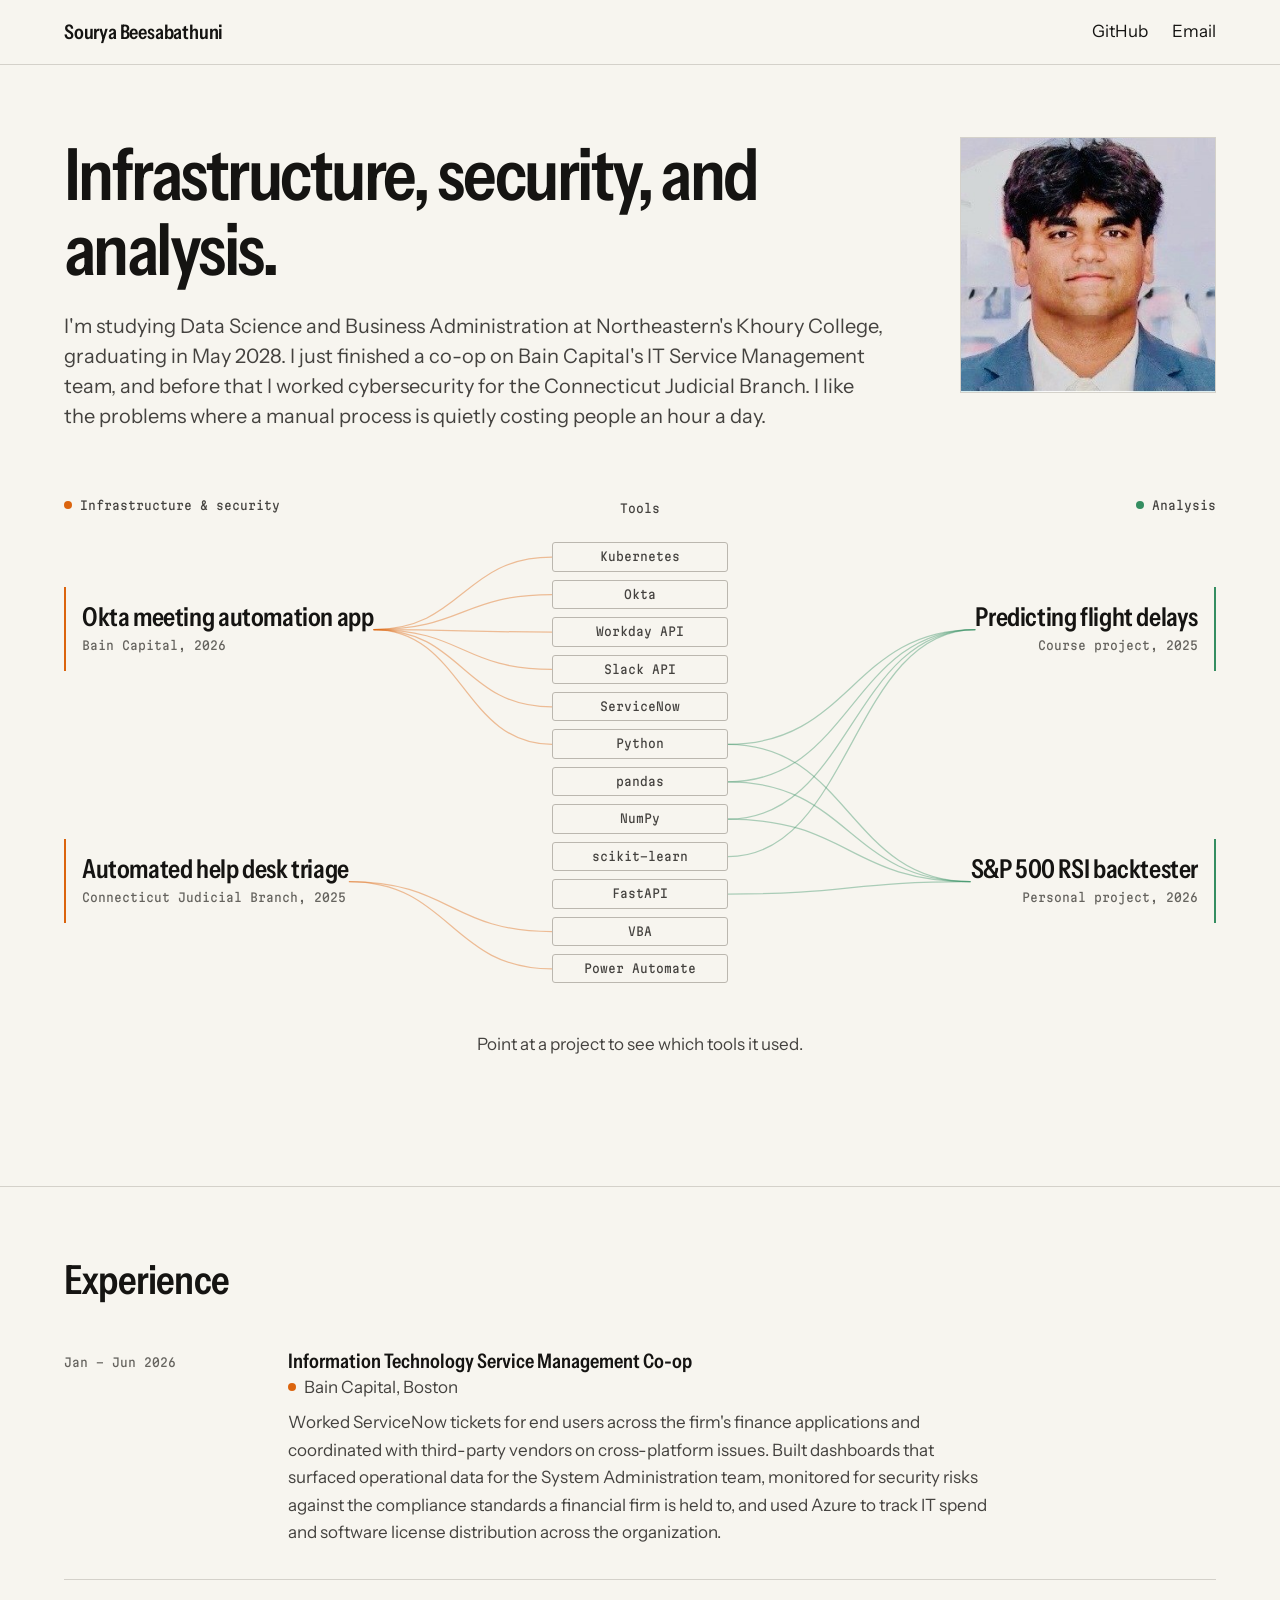
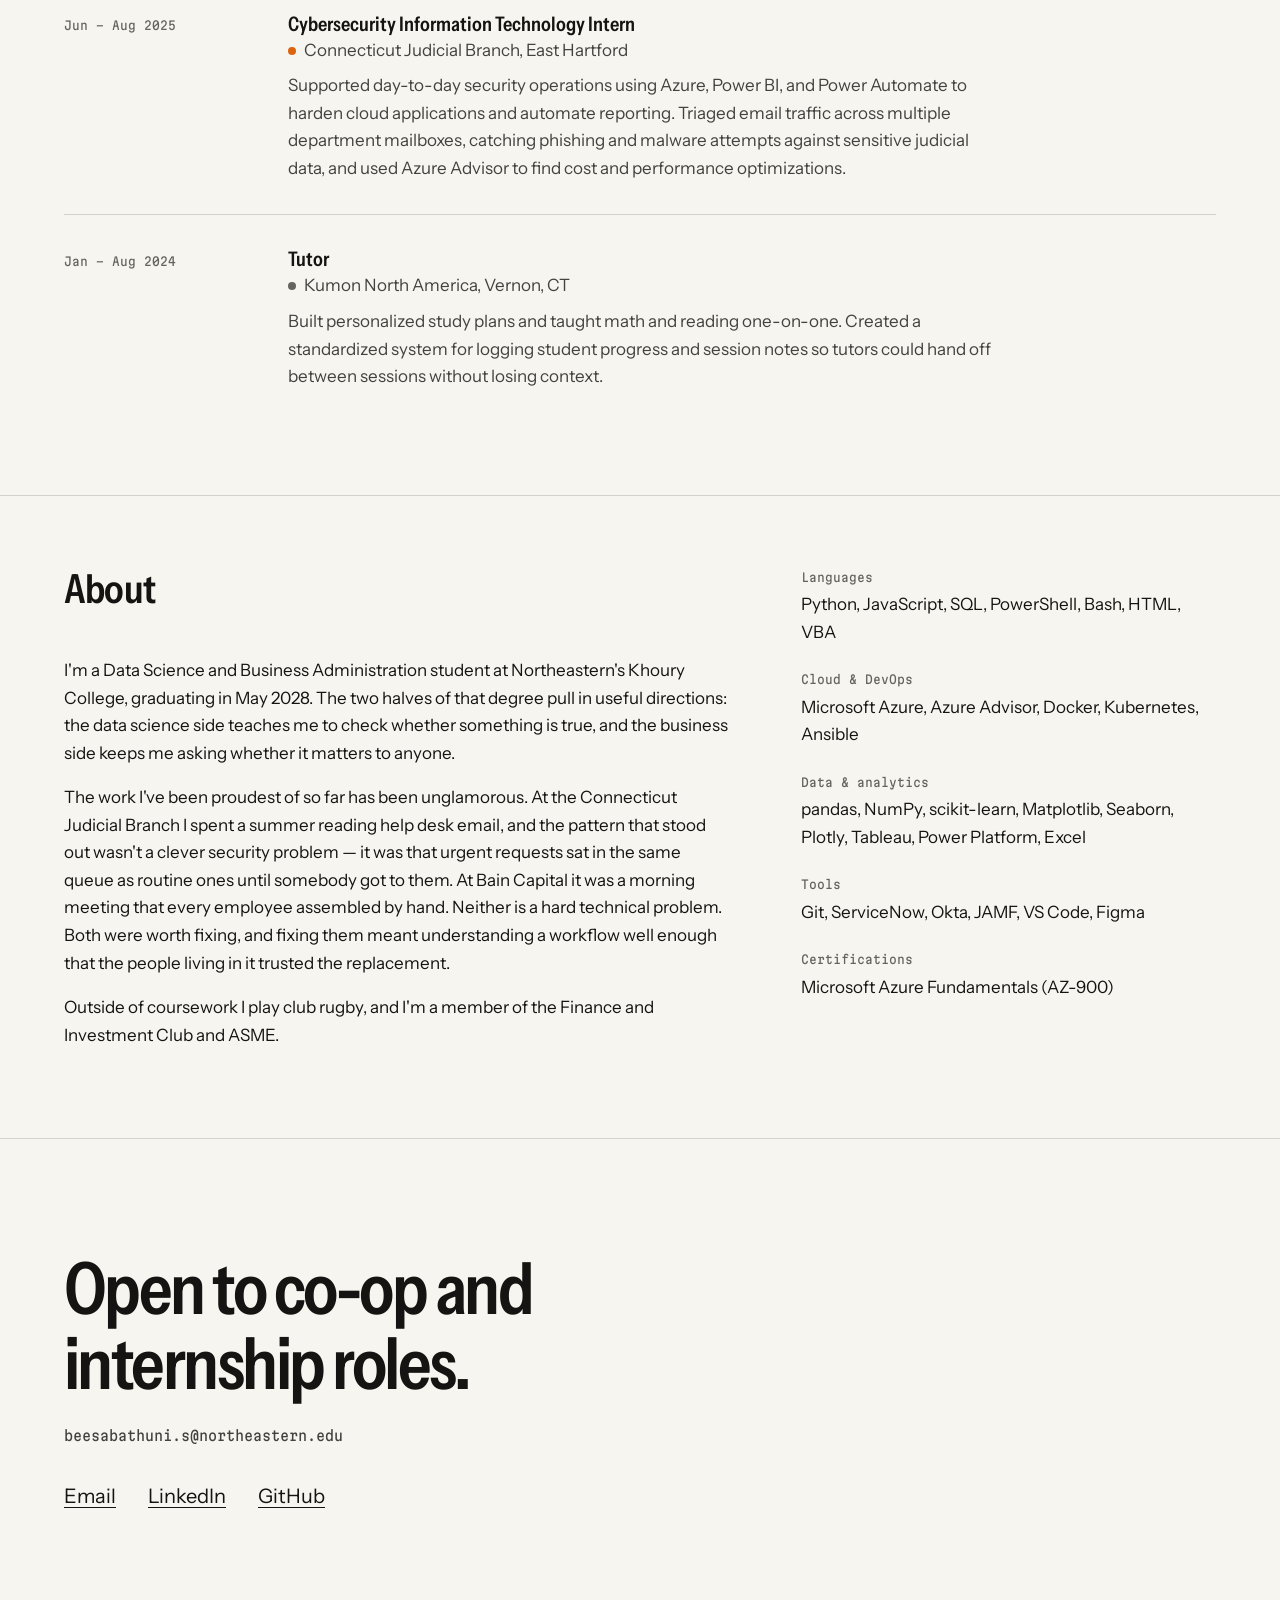
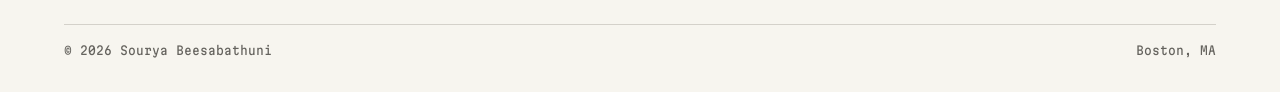
<file: index.html>
<!DOCTYPE html>
<html lang="en">
<head>
  <meta charset="UTF-8">
  <meta name="viewport" content="width=device-width, initial-scale=1.0">
  <title>Sourya Beesabathuni | Data Science &amp; Business</title>
  <meta name="description" content="Portfolio of Sourya Beesabathuni, Data Science and Business Administration student at Northeastern University and former IT Service Management co-op at Bain Capital.">
  <link rel="canonical" href="https://souryavb.github.io/">
  <meta property="og:type" content="website">
  <meta property="og:url" content="https://souryavb.github.io/">
  <meta property="og:title" content="Sourya Beesabathuni">
  <meta property="og:description" content="Data Science and Business student at Northeastern. Infrastructure and security work at Bain Capital and the Connecticut Judicial Branch; analysis projects in Python.">
  <meta name="twitter:card" content="summary">
  <meta name="theme-color" content="#f8f5ef">
  <link rel="preconnect" href="https://fonts.googleapis.com">
  <link rel="preconnect" href="https://fonts.gstatic.com" crossorigin>
  <link href="https://fonts.googleapis.com/css2?family=Instrument+Sans:wdth,wght@75..100,400..700&family=Martian+Mono:wdth,wght@75..112.5,400..500&display=swap" rel="stylesheet">
  <link rel="stylesheet" href="css/tokens.css">
  <link rel="stylesheet" href="css/style.css">
  <script type="application/ld+json">
  {
    "@context": "https://schema.org",
    "@type": "Person",
    "name": "Sourya Beesabathuni",
    "url": "https://souryavb.github.io/",
    "email": "mailto:beesabathuni.s@northeastern.edu",
    "affiliation": { "@type": "CollegeOrUniversity", "name": "Northeastern University" },
    "knowsAbout": ["Data science", "Python", "Microsoft Azure", "IT service management", "Cybersecurity"],
    "sameAs": ["https://www.linkedin.com/in/souryavb", "https://github.com/souryavb"]
  }
  </script>
</head>
<body>
  <a class="skip" href="#main">Skip to content</a>

  <header class="top">
    <div class="wrap">
      <a class="wordmark" href="index.html" aria-current="page">Sourya Beesabathuni</a>
      <nav class="top-links" aria-label="Contact">
        <a class="top-links__extra" href="https://github.com/souryavb" target="_blank" rel="noopener">GitHub</a>
        <a href="mailto:beesabathuni.s@northeastern.edu">Email</a>
      </nav>
    </div>
  </header>

  <main id="main">
    <section class="intro">
      <div class="wrap intro__grid">
        <figure class="portrait">
          <img src="assets/img/headshot.jpg" width="296" height="297"
               alt="Portrait of Sourya Beesabathuni">
        </figure>
        <h1>Infrastructure, security, and analysis.</h1>
        <p class="lede">
          I'm studying Data Science and Business Administration at Northeastern's Khoury College,
          graduating in May 2028. I just finished a co-op on Bain Capital's IT Service Management
          team, and before that I worked cybersecurity for the Connecticut Judicial Branch. I like
          the problems where a manual process is quietly costing people an hour a day.
        </p>
      </div>
    </section>

    <!-- The work map. Without JS (or on narrow screens) this is two plain lists of
         projects. main.js measures the layout on wide screens and draws a line from
         each project to the tools it used. To add a project: add an <li> to a lane,
         list its tool ids in data-tools, and make sure each id exists in .tools. -->
    <section class="map" id="projects" aria-labelledby="projects-h">
      <div class="wrap">
        <h2 class="sr-only" id="projects-h">Projects</h2>
        <div class="map__grid">
          <div class="lane lane--infra">
            <h3 class="lane__head"><span class="dot infra" aria-hidden="true"></span>Infrastructure &amp; security</h3>
            <ul class="lane__nodes">
              <li>
                <a class="node" href="projects/okta-meeting-app.html" data-lane="infra" data-tools="kubernetes okta workday slack servicenow python">
                  <span class="node__title">Okta meeting automation app</span>
                  <span class="node__meta mono">Bain Capital, 2026</span>
                  <span class="node__summary">An internal app on Kubernetes that pulls schedules from Workday, syncs ticket state from ServiceNow, and posts the morning meeting to Slack. Rolled out firmwide.</span>
                  <span class="node__tools mono">Python, Kubernetes, Okta, Workday API, Slack API, ServiceNow</span>
                </a>
              </li>
              <li>
                <a class="node" href="projects/helpdesk-triage.html" data-lane="infra" data-tools="vba powerautomate">
                  <span class="node__title">Automated help desk triage</span>
                  <span class="node__meta mono">Connecticut Judicial Branch, 2025</span>
                  <span class="node__summary">A VBA and Power Automate workflow that flags and routes help desk email by keyword and sender, so urgent security requests stop waiting behind routine ones.</span>
                  <span class="node__tools mono">VBA, Power Automate, Outlook</span>
                </a>
              </li>
            </ul>
          </div>

          <ul class="tools mono" aria-hidden="true">
            <li class="lane__head">Tools</li>
            <li><span class="tool" data-tool="kubernetes">Kubernetes</span></li>
            <li><span class="tool" data-tool="okta">Okta</span></li>
            <li><span class="tool" data-tool="workday">Workday API</span></li>
            <li><span class="tool" data-tool="slack">Slack API</span></li>
            <li><span class="tool" data-tool="servicenow">ServiceNow</span></li>
            <li><span class="tool" data-tool="python">Python</span></li>
            <li><span class="tool" data-tool="pandas">pandas</span></li>
            <li><span class="tool" data-tool="numpy">NumPy</span></li>
            <li><span class="tool" data-tool="sklearn">scikit-learn</span></li>
            <li><span class="tool" data-tool="fastapi">FastAPI</span></li>
            <li><span class="tool" data-tool="vba">VBA</span></li>
            <li><span class="tool" data-tool="powerautomate">Power Automate</span></li>
          </ul>

          <div class="lane lane--analysis">
            <h3 class="lane__head"><span class="dot analysis" aria-hidden="true"></span>Analysis</h3>
            <ul class="lane__nodes">
              <li>
                <a class="node" href="projects/flight-delay-prediction.html" data-lane="analysis" data-tools="python numpy pandas sklearn">
                  <span class="node__title">Predicting flight delays</span>
                  <span class="node__meta mono">Course project, 2025</span>
                  <span class="node__summary">An end-to-end ML pipeline for departure delays at five major U.S. airports, with linear regression implemented from scratch in NumPy and the model's own limits diagnosed honestly.</span>
                  <span class="node__tools mono">Python, NumPy, pandas, scikit-learn, Seaborn</span>
                </a>
              </li>
              <li>
                <a class="node" href="projects/sp500-rsi-trader.html" data-lane="analysis" data-tools="python pandas numpy fastapi">
                  <span class="node__title">S&amp;P 500 RSI backtester</span>
                  <span class="node__meta mono">Personal project, 2026</span>
                  <span class="node__summary">A backtesting engine that trades RSI extremes on the S&amp;P 500 and scores the result against buy-and-hold, served through a FastAPI dashboard.</span>
                  <span class="node__tools mono">Python, pandas, NumPy, FastAPI, yfinance</span>
                </a>
              </li>
            </ul>
          </div>
        </div>
        <p class="map__readout" aria-hidden="true" data-default="Point at a project to see which tools it used.">Point at a project to see which tools it used.</p>
      </div>
      <svg class="map__wires" aria-hidden="true" focusable="false"></svg>
    </section>

    <section class="section" id="experience">
      <div class="wrap">
        <h2>Experience</h2>
        <ol class="ledger">
          <li>
            <span class="when mono">Jan – Jun 2026</span>
            <div>
              <div class="role">Information Technology Service Management Co-op</div>
              <div class="org"><span class="dot infra" aria-hidden="true"></span>Bain Capital, Boston</div>
              <p>
                Worked ServiceNow tickets for end users across the firm's finance applications and
                coordinated with third-party vendors on cross-platform issues. Built dashboards that
                surfaced operational data for the System Administration team, monitored for security
                risks against the compliance standards a financial firm is held to, and used Azure to
                track IT spend and software license distribution across the organization.
              </p>
            </div>
          </li>
          <li>
            <span class="when mono">Jun – Aug 2025</span>
            <div>
              <div class="role">Cybersecurity Information Technology Intern</div>
              <div class="org"><span class="dot infra" aria-hidden="true"></span>Connecticut Judicial Branch, East Hartford</div>
              <p>
                Supported day-to-day security operations using Azure, Power BI, and Power Automate to
                harden cloud applications and automate reporting. Triaged email traffic across multiple
                department mailboxes, catching phishing and malware attempts against sensitive judicial
                data, and used Azure Advisor to find cost and performance optimizations.
              </p>
            </div>
          </li>
          <li>
            <span class="when mono">Jan – Aug 2024</span>
            <div>
              <div class="role">Tutor</div>
              <div class="org"><span class="dot" aria-hidden="true"></span>Kumon North America, Vernon, CT</div>
              <p>
                Built personalized study plans and taught math and reading one-on-one. Created a
                standardized system for logging student progress and session notes so tutors could hand
                off between sessions without losing context.
              </p>
            </div>
          </li>
        </ol>
      </div>
    </section>

    <section class="section" id="about">
      <div class="wrap about">
        <div class="prose">
          <h2>About</h2>
          <p>
            I'm a Data Science and Business Administration student at Northeastern's Khoury College,
            graduating in May 2028. The two halves of that degree pull in useful directions: the data
            science side teaches me to check whether something is true, and the business side keeps me
            asking whether it matters to anyone.
          </p>
          <p>
            The work I've been proudest of so far has been unglamorous. At the Connecticut Judicial
            Branch I spent a summer reading help desk email, and the pattern that stood out wasn't a
            clever security problem — it was that urgent requests sat in the same queue as routine ones
            until somebody got to them. At Bain Capital it was a morning meeting that every employee
            assembled by hand. Neither is a hard technical problem. Both were worth fixing, and fixing
            them meant understanding a workflow well enough that the people living in it trusted the
            replacement.
          </p>
          <p>
            Outside of coursework I play club rugby, and I'm a member of the Finance and Investment
            Club and ASME.
          </p>
        </div>
        <dl class="skills">
          <dt class="mono">Languages</dt>
          <dd>Python, JavaScript, SQL, PowerShell, Bash, HTML, VBA</dd>
          <dt class="mono">Cloud &amp; DevOps</dt>
          <dd>Microsoft Azure, Azure Advisor, Docker, Kubernetes, Ansible</dd>
          <dt class="mono">Data &amp; analytics</dt>
          <dd>pandas, NumPy, scikit-learn, Matplotlib, Seaborn, Plotly, Tableau, Power Platform, Excel</dd>
          <dt class="mono">Tools</dt>
          <dd>Git, ServiceNow, Okta, JAMF, VS Code, Figma</dd>
          <dt class="mono">Certifications</dt>
          <dd>Microsoft Azure Fundamentals (AZ-900)</dd>
        </dl>
      </div>
    </section>
  </main>

  <footer class="close" id="contact">
    <div class="wrap">
      <p class="close__line">Open to co-op and internship roles.</p>
      <p class="close__address mono">beesabathuni.s@northeastern.edu</p>
      <ul class="close__links">
        <li><a href="mailto:beesabathuni.s@northeastern.edu">Email</a></li>
        <li><a href="https://www.linkedin.com/in/souryavb" target="_blank" rel="noopener">LinkedIn</a></li>
        <li><a href="https://github.com/souryavb" target="_blank" rel="noopener">GitHub</a></li>
      </ul>
      <div class="colophon mono">
        <span>© <span id="year">2026</span> Sourya Beesabathuni</span>
        <span>Boston, MA</span>
      </div>
    </div>
  </footer>

  <script src="js/main.js"></script>
</body>
</html>
</file>
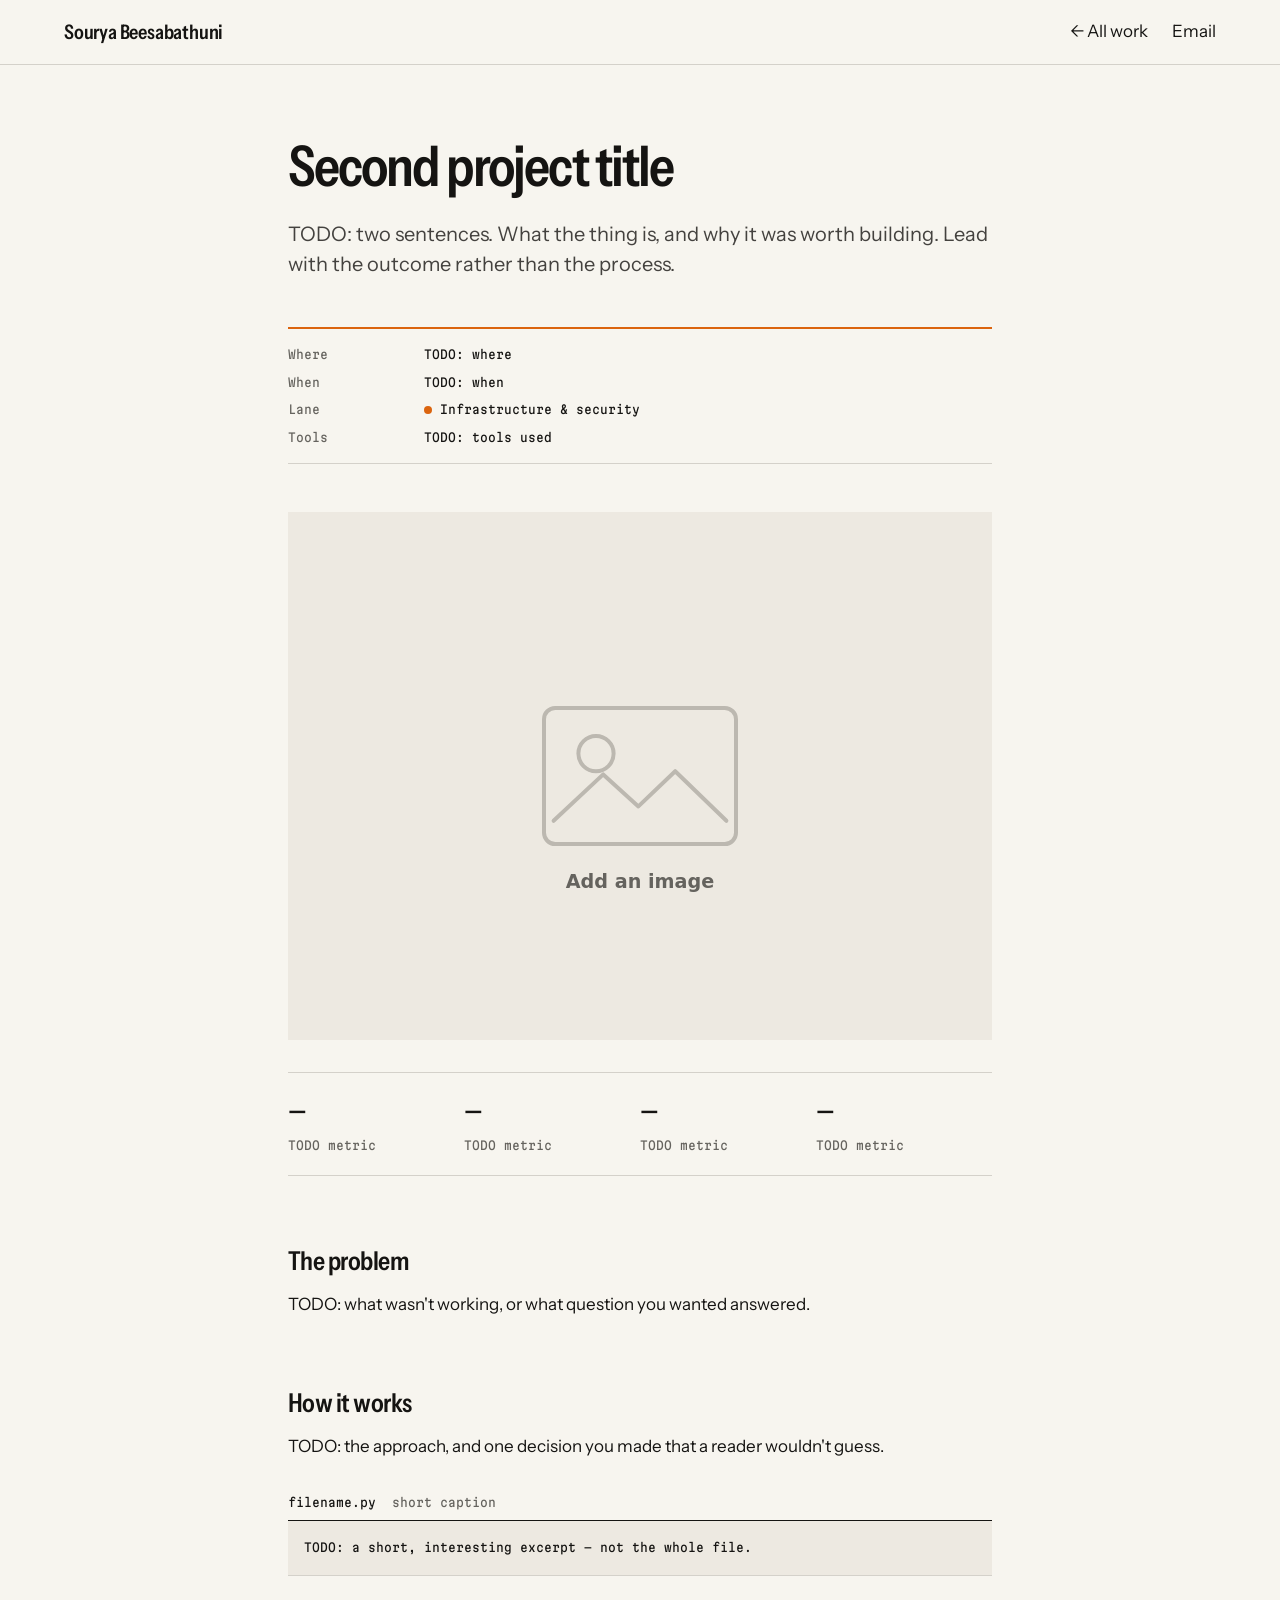
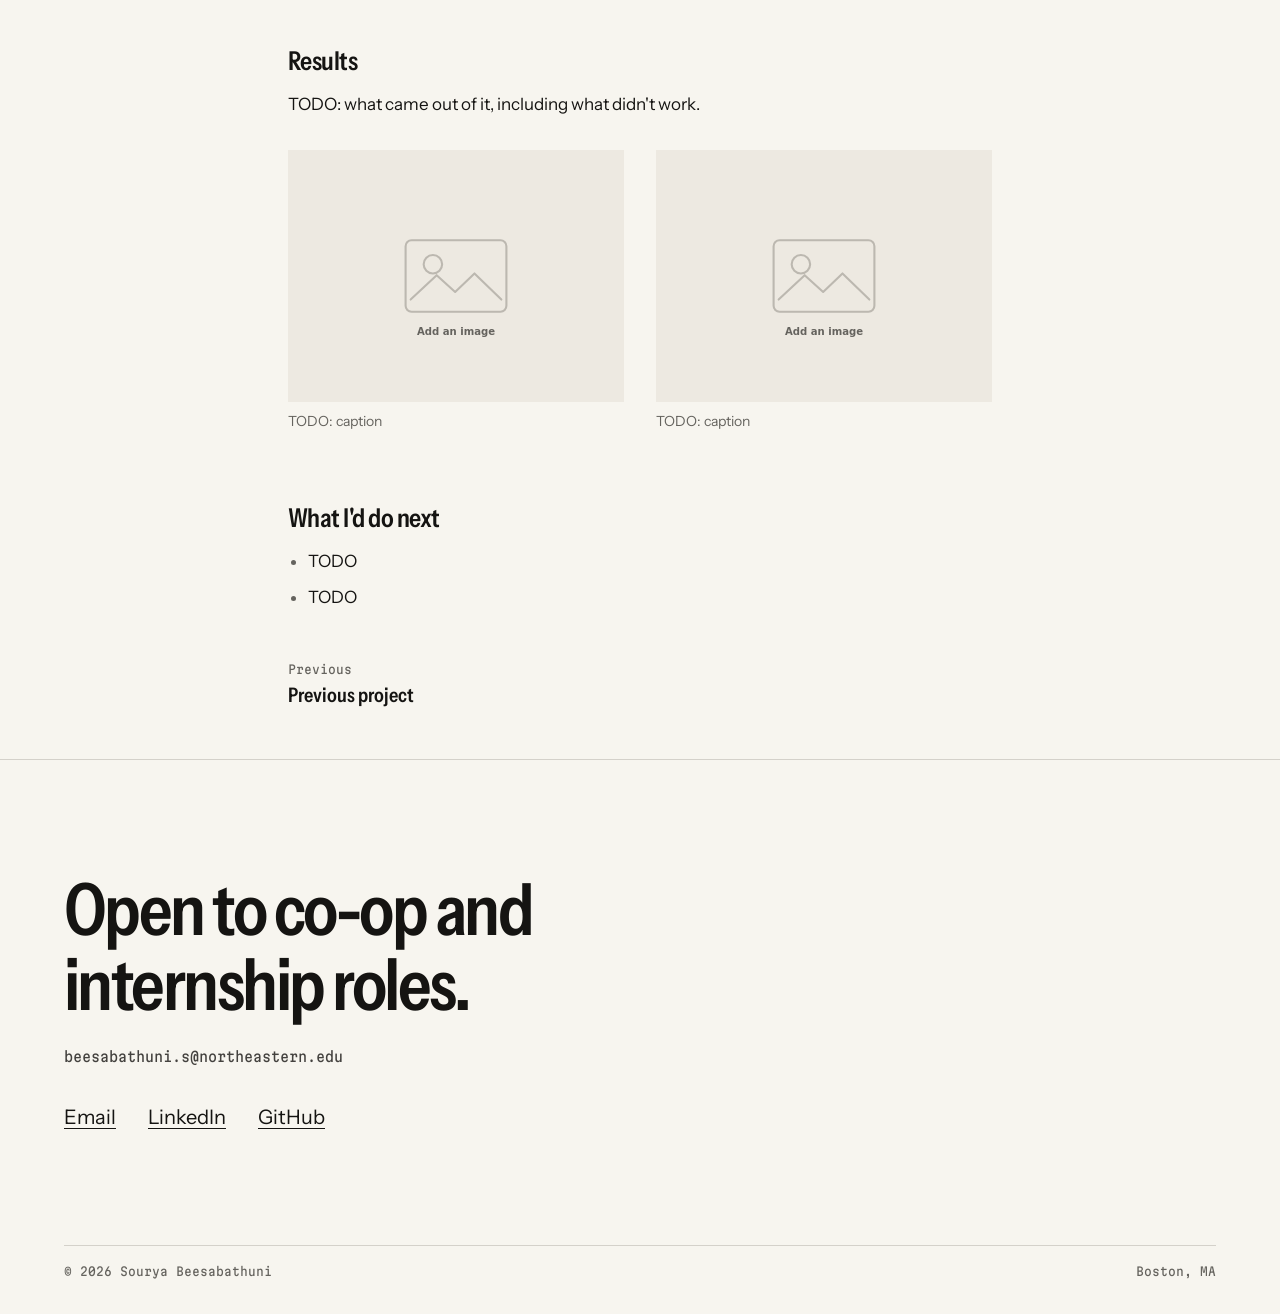
<file: projects/_template.html>
<!DOCTYPE html>
<html lang="en">
<head>
  <meta charset="UTF-8">
  <meta name="viewport" content="width=device-width, initial-scale=1.0">
  <title>Second project title | Sourya Beesabathuni</title>
  <meta name="description" content="TODO: one sentence describing this project.">
  <meta property="og:type" content="article">
  <meta property="og:url" content="https://souryavb.github.io/projects/_template.html">
  <meta property="og:title" content="Second project title">
  <meta property="og:description" content="TODO: one sentence describing this project.">
  <meta name="twitter:card" content="summary">
  <meta name="theme-color" content="#f8f5ef">
  <link rel="preconnect" href="https://fonts.googleapis.com">
  <link rel="preconnect" href="https://fonts.gstatic.com" crossorigin>
  <link href="https://fonts.googleapis.com/css2?family=Instrument+Sans:wdth,wght@75..100,400..700&family=Martian+Mono:wdth,wght@75..112.5,400..500&display=swap" rel="stylesheet">
  <link rel="stylesheet" href="../css/tokens.css">
  <link rel="stylesheet" href="../css/style.css">
</head>
<body data-lane="infra">
  <!-- Template for a new project page. Copy this file, then:
       1. Set data-lane on <body> to "infra" or "analysis".
       2. Fill in the TODOs, and delete any block you don't have real content for.
       3. Add the project to a lane on index.html, and fix the Previous / Next links. -->
  <a class="skip" href="#main">Skip to content</a>

  <header class="top">
    <div class="wrap">
      <a class="wordmark" href="../index.html">Sourya Beesabathuni</a>
      <nav class="top-links" aria-label="Site">
        <a href="../index.html#projects">← All work</a>
        <a class="top-links__extra" href="mailto:beesabathuni.s@northeastern.edu">Email</a>
      </nav>
    </div>
  </header>

  <main id="main" class="wrap">
    <article class="doc">
      <h1>Second project title</h1>
      <p class="lede">TODO: two sentences. What the thing is, and why it was worth building. Lead with the outcome rather than the process.</p>

      <dl class="facts mono">
        <dt>Where</dt><dd>TODO: where</dd>
        <dt>When</dt><dd>TODO: when</dd>
        <dt>Lane</dt><dd><span class="dot infra" aria-hidden="true"></span>Infrastructure &amp; security</dd>
        <dt>Tools</dt><dd>TODO: tools used</dd>
      </dl>

      <figure class="plate"><img src="../assets/img/placeholder.svg" alt=""></figure>
      <!-- Four headline numbers. Delete the whole list if you don't have real ones. -->
      <ul class="figures">
        <li><strong>—</strong><span>TODO metric</span></li>
        <li><strong>—</strong><span>TODO metric</span></li>
        <li><strong>—</strong><span>TODO metric</span></li>
        <li><strong>—</strong><span>TODO metric</span></li>
      </ul>

      <div class="prose">
        <h2>The problem</h2>
        <p>TODO: what wasn't working, or what question you wanted answered.</p>

        <h2>How it works</h2>
        <p>TODO: the approach, and one decision you made that a reader wouldn't guess.</p>

        <!-- A code or data snapshot. Delete if not relevant. -->
        <div class="file">
          <div class="file-name mono">filename.py <span>short caption</span></div>
          <div class="file-body">
  <pre>TODO: a short, interesting excerpt — not the whole file.</pre>
          </div>
        </div>

        <h2>Results</h2>
        <p>TODO: what came out of it, including what didn't work.</p>

        <!-- Images are click-to-zoom automatically inside .gallery. -->
        <div class="gallery">
          <figure>
            <img src="../assets/img/placeholder.svg" alt="TODO">
            <figcaption>TODO: caption</figcaption>
          </figure>
          <figure>
            <img src="../assets/img/placeholder.svg" alt="TODO">
            <figcaption>TODO: caption</figcaption>
          </figure>
        </div>

        <h2>What I'd do next</h2>
        <ul>
          <li>TODO</li>
          <li>TODO</li>
        </ul>
      </div>

      <nav class="pager" aria-label="More projects">
        <a href="sp500-rsi-trader.html"><span class="pager__label mono">Previous</span><span class="pager__title">Previous project</span></a>
      </nav>
    </article>
  </main>

  <footer class="close">
    <div class="wrap">
      <p class="close__line">Open to co-op and internship roles.</p>
      <p class="close__address mono">beesabathuni.s@northeastern.edu</p>
      <ul class="close__links">
        <li><a href="mailto:beesabathuni.s@northeastern.edu">Email</a></li>
        <li><a href="https://www.linkedin.com/in/souryavb" target="_blank" rel="noopener">LinkedIn</a></li>
        <li><a href="https://github.com/souryavb" target="_blank" rel="noopener">GitHub</a></li>
      </ul>
      <div class="colophon mono">
        <span>© <span id="year">2026</span> Sourya Beesabathuni</span>
        <span>Boston, MA</span>
      </div>
    </div>
  </footer>

  <script src="../js/main.js"></script>
</body>
</html>
</file>
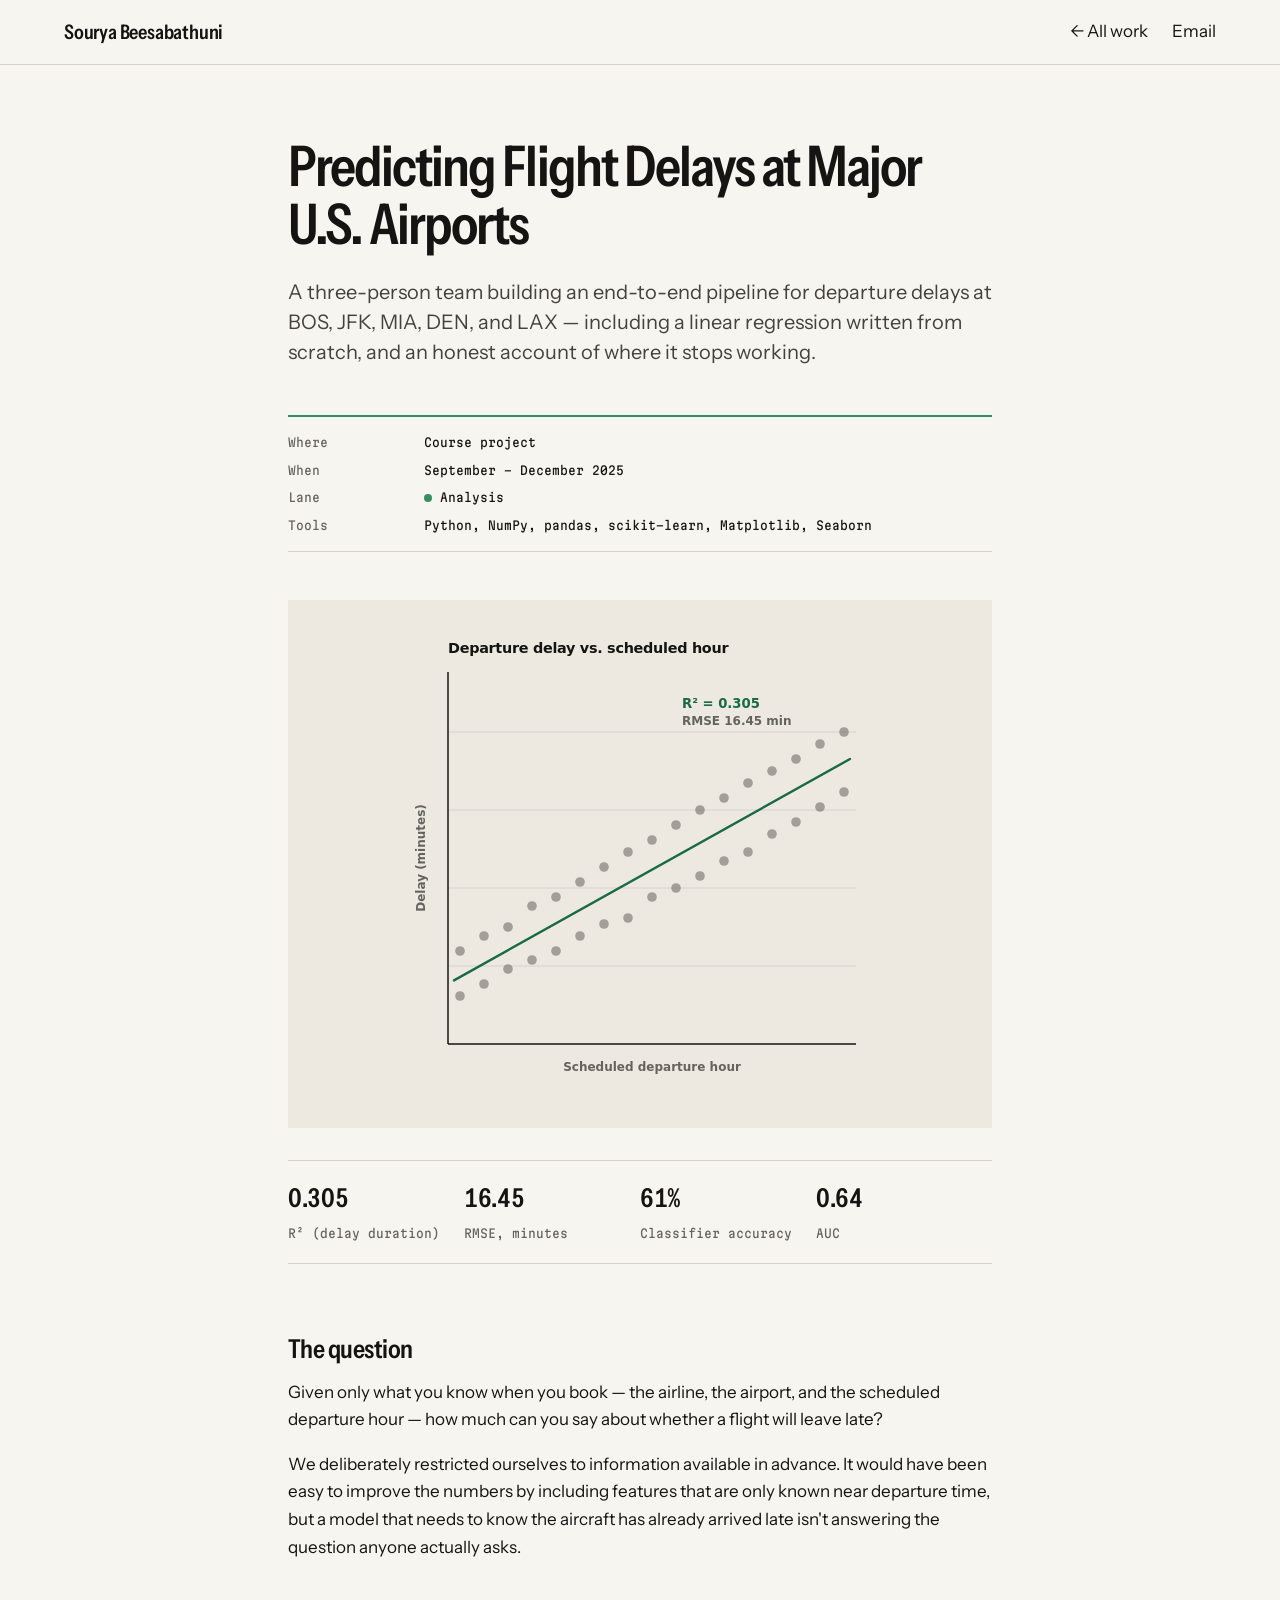
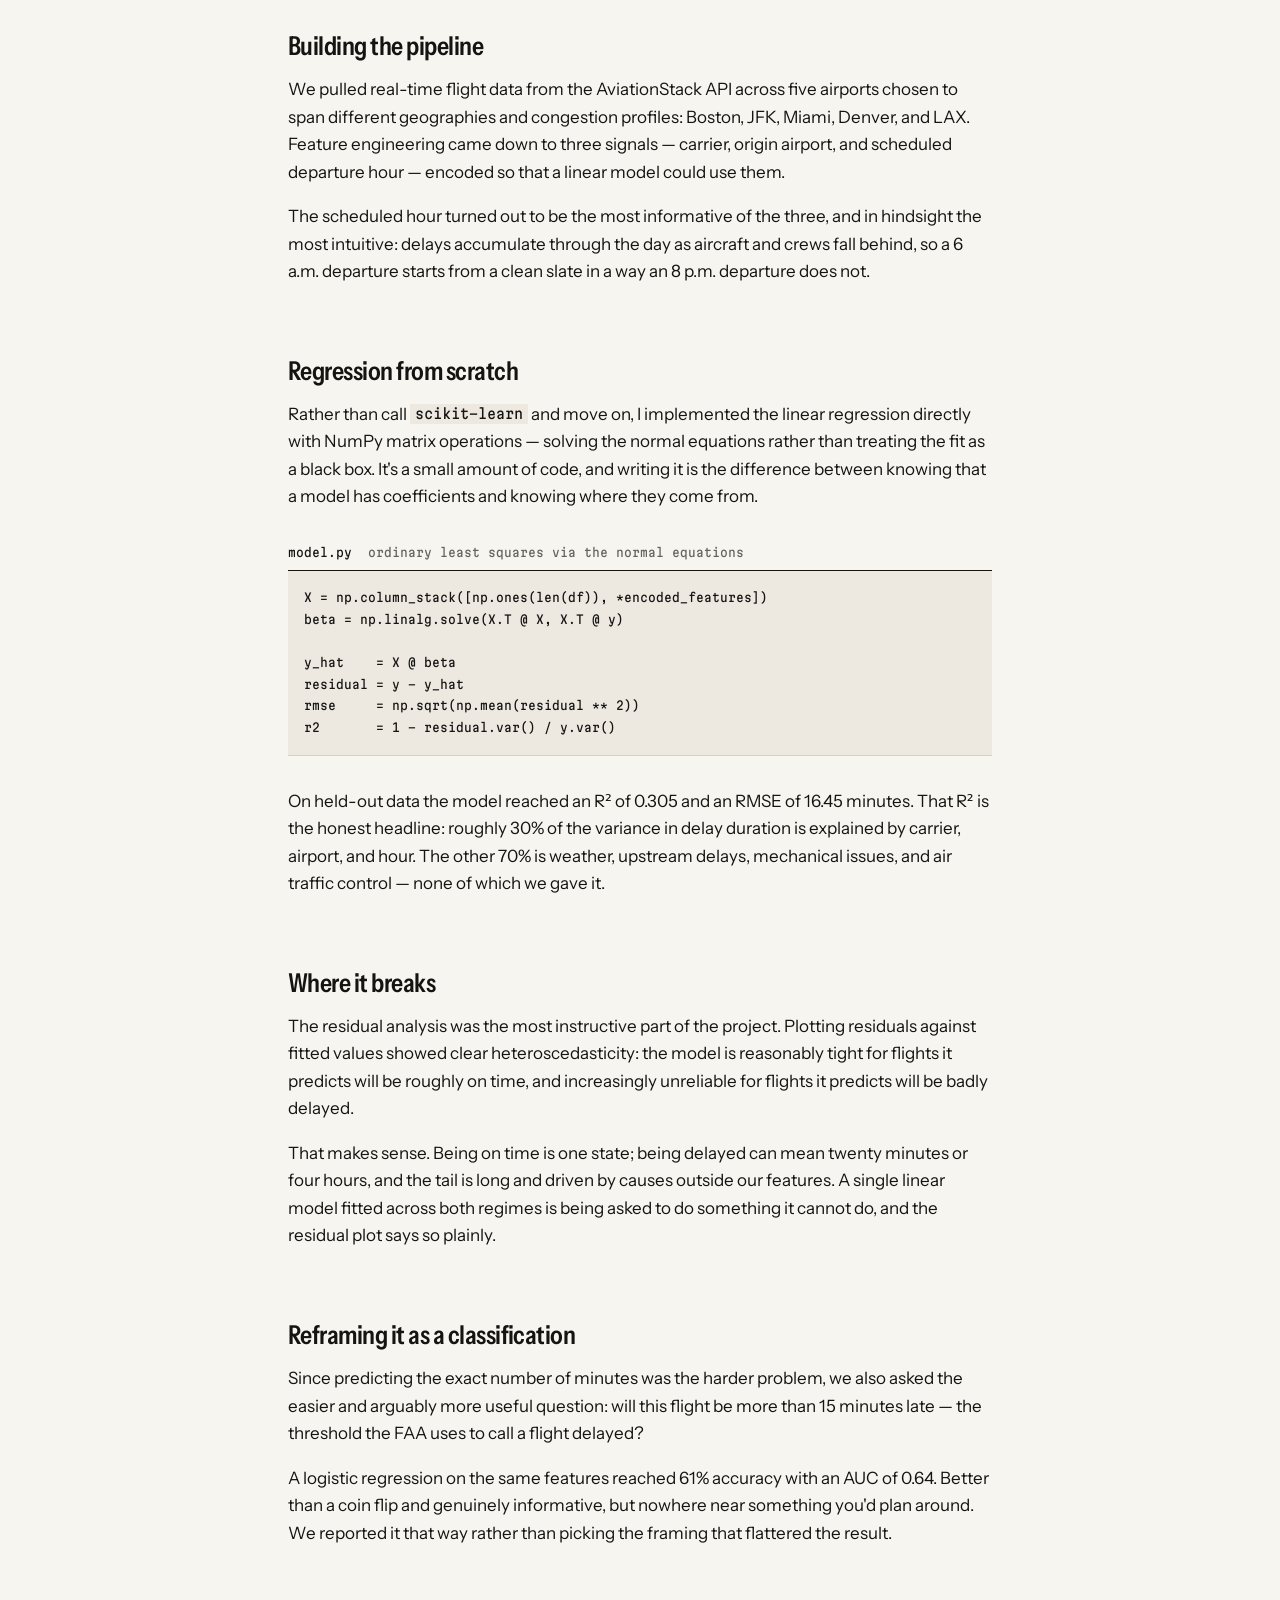
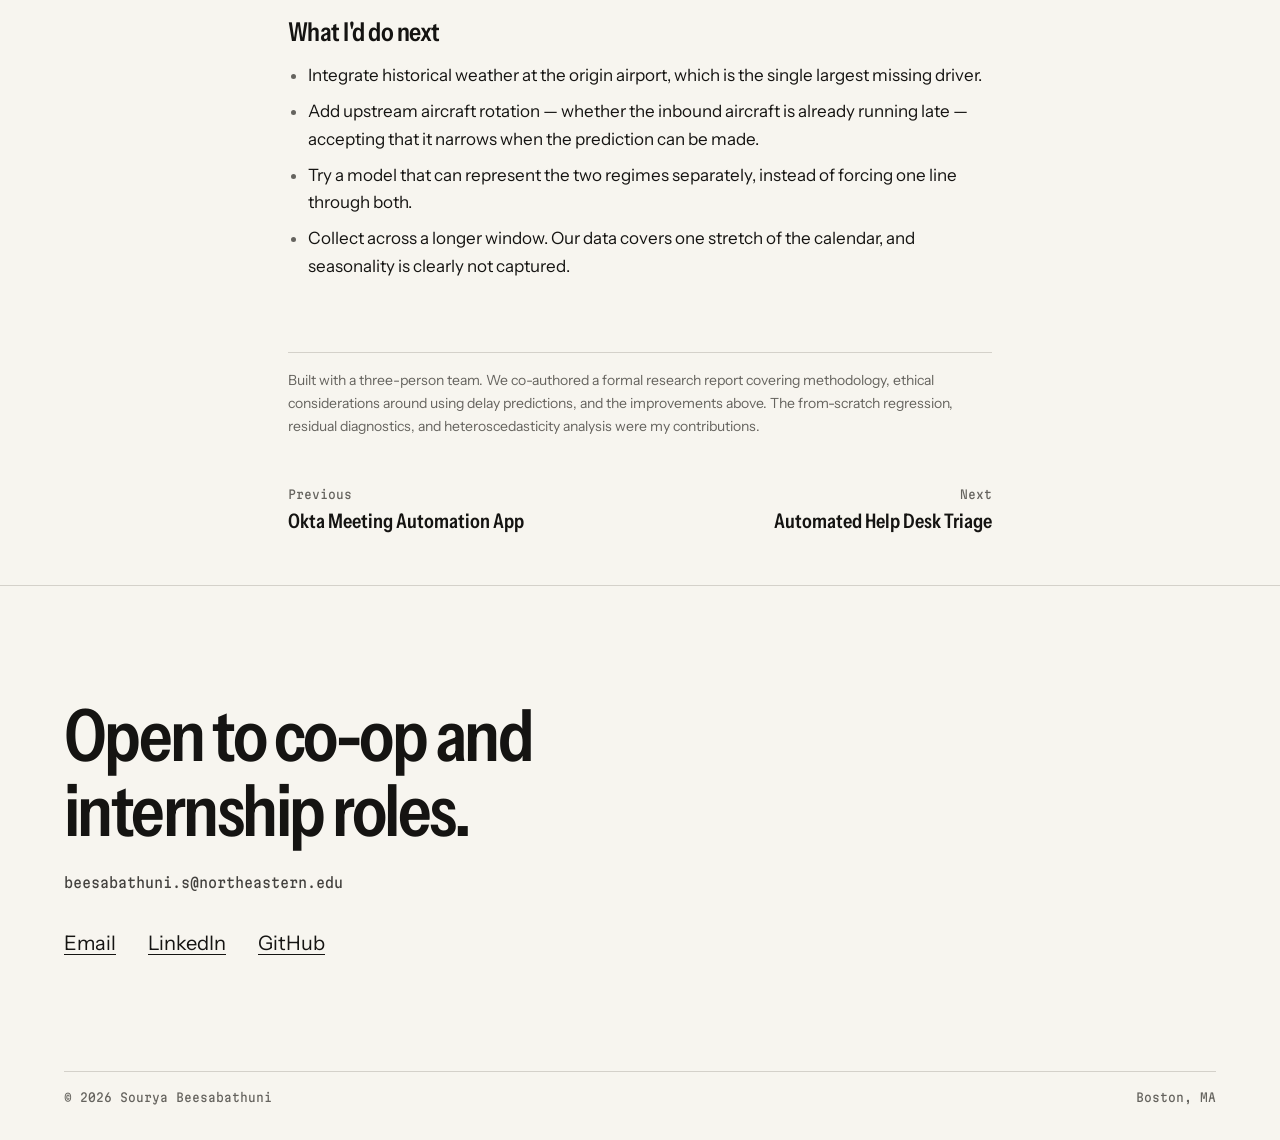
<file: projects/flight-delay-prediction.html>
<!DOCTYPE html>
<html lang="en">
<head>
  <meta charset="UTF-8">
  <meta name="viewport" content="width=device-width, initial-scale=1.0">
  <title>Predicting Flight Delays at Major U.S. Airports | Sourya Beesabathuni</title>
  <meta name="description" content="An end-to-end machine learning pipeline predicting flight departure delays at five major U.S. airports, with linear regression implemented from scratch in NumPy.">
  <meta property="og:type" content="article">
  <meta property="og:url" content="https://souryavb.github.io/projects/flight-delay-prediction.html">
  <meta property="og:title" content="Predicting Flight Delays at Major U.S. Airports">
  <meta property="og:description" content="An end-to-end machine learning pipeline predicting flight departure delays at five major U.S. airports, with linear regression implemented from scratch in NumPy.">
  <meta name="twitter:card" content="summary">
  <meta name="theme-color" content="#f8f5ef">
  <link rel="preconnect" href="https://fonts.googleapis.com">
  <link rel="preconnect" href="https://fonts.gstatic.com" crossorigin>
  <link href="https://fonts.googleapis.com/css2?family=Instrument+Sans:wdth,wght@75..100,400..700&family=Martian+Mono:wdth,wght@75..112.5,400..500&display=swap" rel="stylesheet">
  <link rel="stylesheet" href="../css/tokens.css">
  <link rel="stylesheet" href="../css/style.css">
</head>
<body data-lane="analysis">
  <a class="skip" href="#main">Skip to content</a>

  <header class="top">
    <div class="wrap">
      <a class="wordmark" href="../index.html">Sourya Beesabathuni</a>
      <nav class="top-links" aria-label="Site">
        <a href="../index.html#projects">← All work</a>
        <a class="top-links__extra" href="mailto:beesabathuni.s@northeastern.edu">Email</a>
      </nav>
    </div>
  </header>

  <main id="main" class="wrap">
    <article class="doc">
      <h1>Predicting Flight Delays at Major U.S. Airports</h1>
      <p class="lede">A three-person team building an end-to-end pipeline for departure delays at BOS, JFK, MIA, DEN, and LAX — including a linear regression written from scratch, and an honest account of where it stops working.</p>

      <dl class="facts mono">
        <dt>Where</dt><dd>Course project</dd>
        <dt>When</dt><dd>September – December 2025</dd>
        <dt>Lane</dt><dd><span class="dot analysis" aria-hidden="true"></span>Analysis</dd>
        <dt>Tools</dt><dd>Python, NumPy, pandas, scikit-learn, Matplotlib, Seaborn</dd>
      </dl>

      <figure class="plate"><img src="../assets/img/regression.svg" alt="Scatter plot of departure delay against scheduled hour with a fitted regression line"></figure>
      <ul class="figures">
        <li><strong>0.305</strong><span>R² (delay duration)</span></li>
        <li><strong>16.45</strong><span>RMSE, minutes</span></li>
        <li><strong>61%</strong><span>Classifier accuracy</span></li>
        <li><strong>0.64</strong><span>AUC</span></li>
      </ul>

      <div class="prose">
        <h2>The question</h2>
        <p>
          Given only what you know when you book — the airline, the airport, and the scheduled
          departure hour — how much can you say about whether a flight will leave late?
        </p>
        <p>
          We deliberately restricted ourselves to information available in advance. It would have been
          easy to improve the numbers by including features that are only known near departure time,
          but a model that needs to know the aircraft has already arrived late isn't answering the
          question anyone actually asks.
        </p>

        <h2>Building the pipeline</h2>
        <p>
          We pulled real-time flight data from the AviationStack API across five airports chosen to
          span different geographies and congestion profiles: Boston, JFK, Miami, Denver, and LAX.
          Feature engineering came down to three signals — carrier, origin airport, and scheduled
          departure hour — encoded so that a linear model could use them.
        </p>
        <p>
          The scheduled hour turned out to be the most informative of the three, and in hindsight the
          most intuitive: delays accumulate through the day as aircraft and crews fall behind, so a
          6 a.m. departure starts from a clean slate in a way an 8 p.m. departure does not.
        </p>

        <h2>Regression from scratch</h2>
        <p>
          Rather than call <code>scikit-learn</code> and move on, I implemented the linear regression
          directly with NumPy matrix operations — solving the normal equations rather than treating
          the fit as a black box. It's a small amount of code, and writing it is the difference
          between knowing that a model has coefficients and knowing where they come from.
        </p>
        <div class="file">
          <div class="file-name mono">model.py <span>ordinary least squares via the normal equations</span></div>
          <div class="file-body">
  <pre>X = np.column_stack([np.ones(len(df)), *encoded_features])
beta = np.linalg.solve(X.T @ X, X.T @ y)

y_hat    = X @ beta
residual = y - y_hat
rmse     = np.sqrt(np.mean(residual ** 2))
r2       = 1 - residual.var() / y.var()</pre>
          </div>
        </div>
        <p>
          On held-out data the model reached an R² of 0.305 and an RMSE of 16.45 minutes. That R² is
          the honest headline: roughly 30% of the variance in delay duration is explained by carrier,
          airport, and hour. The other 70% is weather, upstream delays, mechanical issues, and air
          traffic control — none of which we gave it.
        </p>

        <h2>Where it breaks</h2>
        <p>
          The residual analysis was the most instructive part of the project. Plotting residuals
          against fitted values showed clear heteroscedasticity: the model is reasonably tight for
          flights it predicts will be roughly on time, and increasingly unreliable for flights it
          predicts will be badly delayed.
        </p>
        <p>
          That makes sense. Being on time is one state; being delayed can mean twenty minutes or four
          hours, and the tail is long and driven by causes outside our features. A single linear model
          fitted across both regimes is being asked to do something it cannot do, and the residual
          plot says so plainly.
        </p>

        <h2>Reframing it as a classification</h2>
        <p>
          Since predicting the exact number of minutes was the harder problem, we also asked the
          easier and arguably more useful question: will this flight be more than 15 minutes late —
          the threshold the FAA uses to call a flight delayed?
        </p>
        <p>
          A logistic regression on the same features reached 61% accuracy with an AUC of 0.64. Better
          than a coin flip and genuinely informative, but nowhere near something you'd plan around.
          We reported it that way rather than picking the framing that flattered the result.
        </p>

        <h2>What I'd do next</h2>
        <ul>
          <li>Integrate historical weather at the origin airport, which is the single largest missing driver.</li>
          <li>Add upstream aircraft rotation — whether the inbound aircraft is already running late — accepting that it narrows when the prediction can be made.</li>
          <li>Try a model that can represent the two regimes separately, instead of forcing one line through both.</li>
          <li>Collect across a longer window. Our data covers one stretch of the calendar, and seasonality is clearly not captured.</li>
        </ul>

        <p class="note">
          Built with a three-person team. We co-authored a formal research report covering methodology,
          ethical considerations around using delay predictions, and the improvements above.
          The from-scratch regression, residual diagnostics, and heteroscedasticity analysis were my
          contributions.
        </p>
      </div>

      <nav class="pager" aria-label="More projects">
        <a href="okta-meeting-app.html"><span class="pager__label mono">Previous</span><span class="pager__title">Okta Meeting Automation App</span></a>
        <a class="pager__next" href="helpdesk-triage.html"><span class="pager__label mono">Next</span><span class="pager__title">Automated Help Desk Triage</span></a>
      </nav>
    </article>
  </main>

  <footer class="close">
    <div class="wrap">
      <p class="close__line">Open to co-op and internship roles.</p>
      <p class="close__address mono">beesabathuni.s@northeastern.edu</p>
      <ul class="close__links">
        <li><a href="mailto:beesabathuni.s@northeastern.edu">Email</a></li>
        <li><a href="https://www.linkedin.com/in/souryavb" target="_blank" rel="noopener">LinkedIn</a></li>
        <li><a href="https://github.com/souryavb" target="_blank" rel="noopener">GitHub</a></li>
      </ul>
      <div class="colophon mono">
        <span>© <span id="year">2026</span> Sourya Beesabathuni</span>
        <span>Boston, MA</span>
      </div>
    </div>
  </footer>

  <script src="../js/main.js"></script>
</body>
</html>
</file>
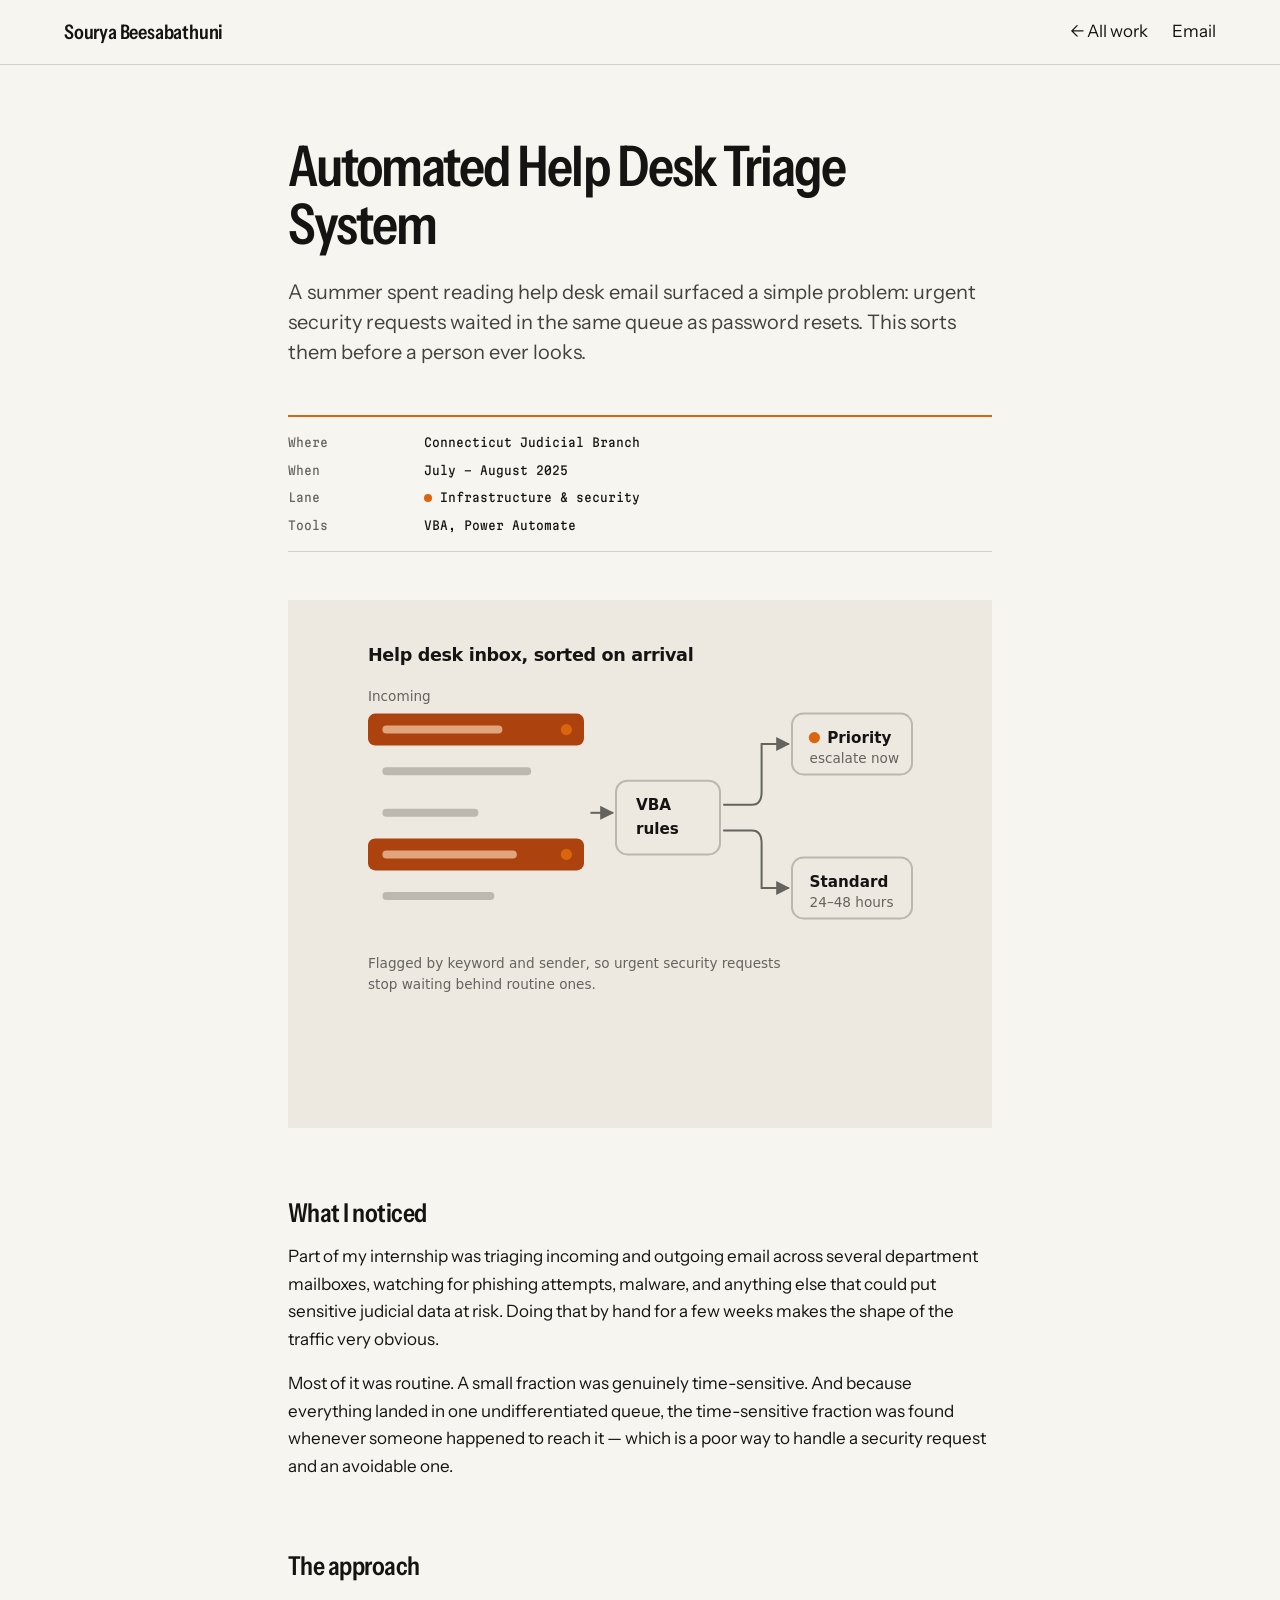
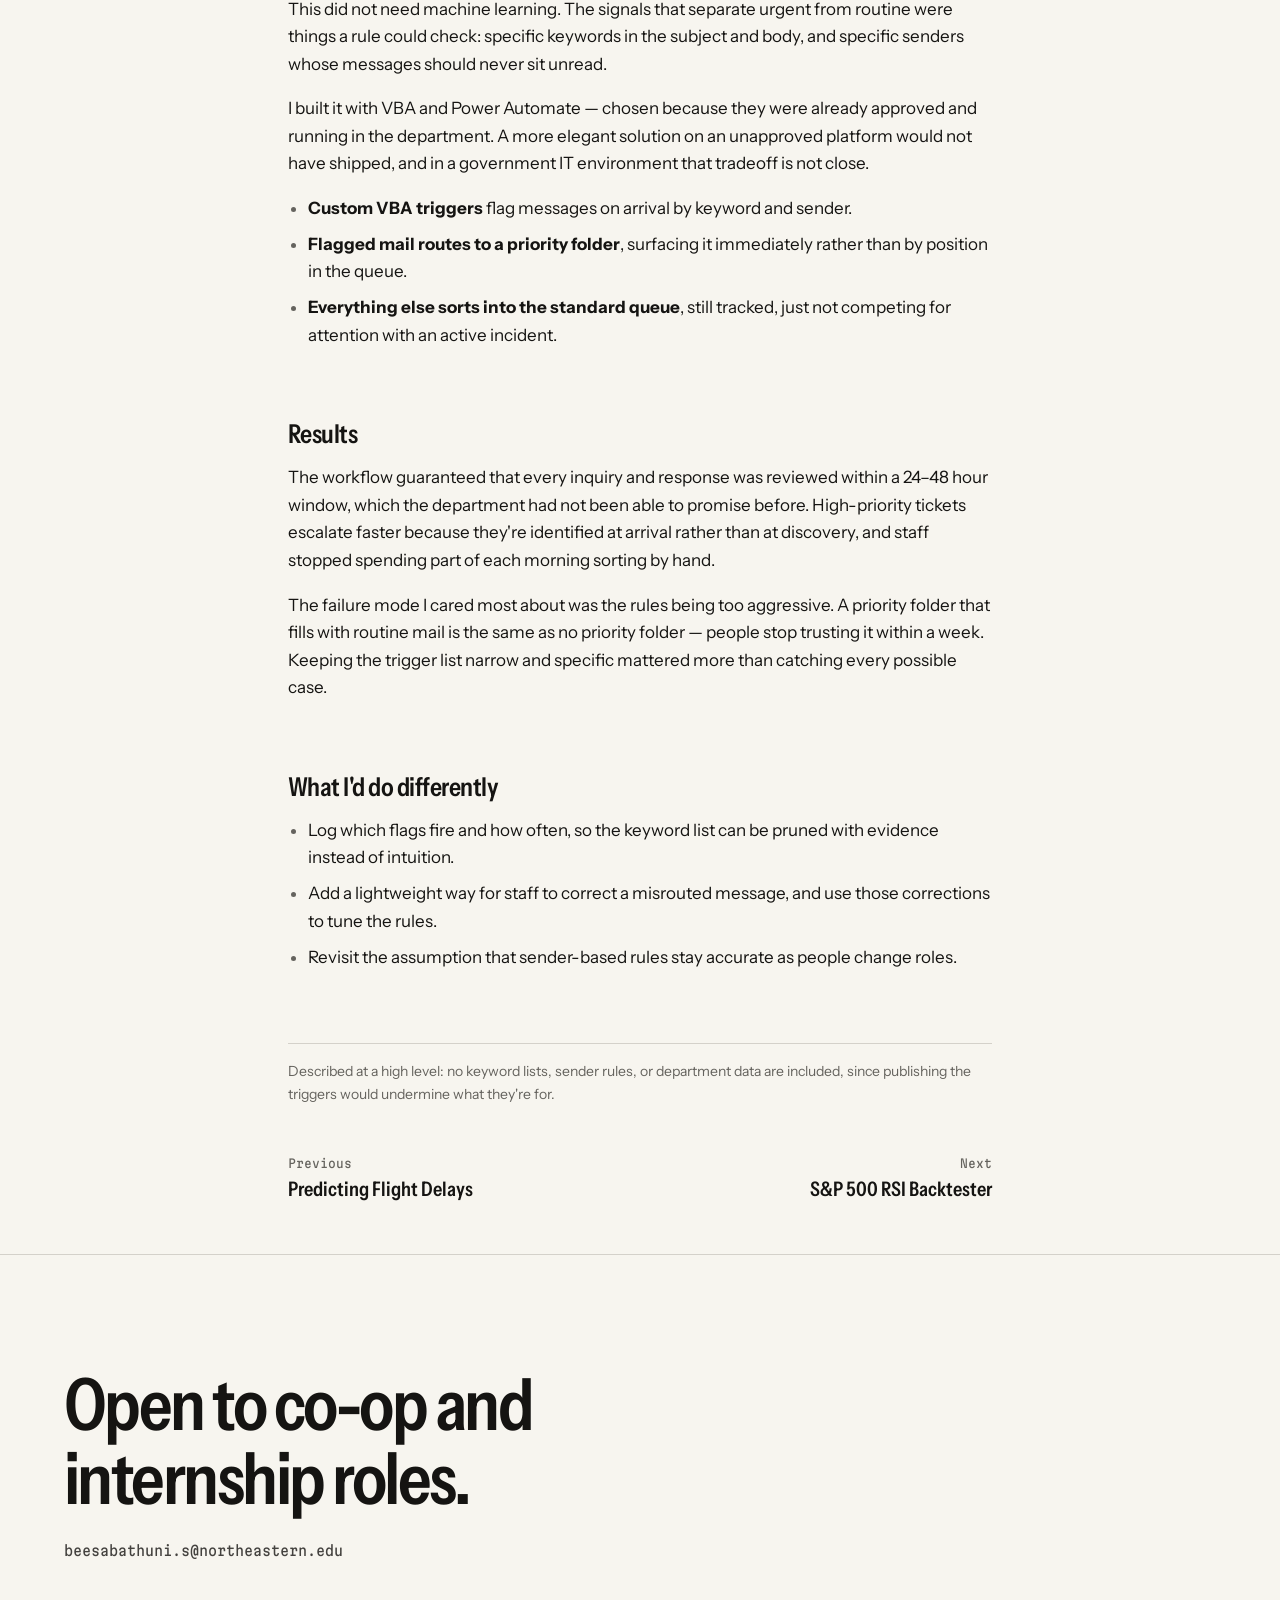
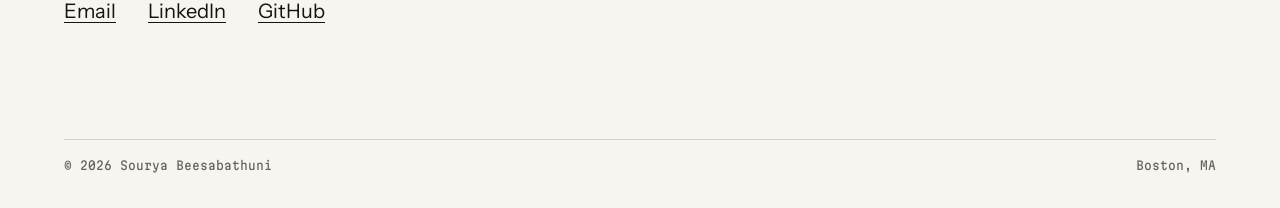
<file: projects/helpdesk-triage.html>
<!DOCTYPE html>
<html lang="en">
<head>
  <meta charset="UTF-8">
  <meta name="viewport" content="width=device-width, initial-scale=1.0">
  <title>Automated Help Desk Triage System | Sourya Beesabathuni</title>
  <meta name="description" content="A VBA and Power Automate workflow that triaged help desk email for the Connecticut Judicial Branch, routing high-priority tickets by keyword and sender.">
  <meta property="og:type" content="article">
  <meta property="og:url" content="https://souryavb.github.io/projects/helpdesk-triage.html">
  <meta property="og:title" content="Automated Help Desk Triage System">
  <meta property="og:description" content="A VBA and Power Automate workflow that triaged help desk email for the Connecticut Judicial Branch, routing high-priority tickets by keyword and sender.">
  <meta name="twitter:card" content="summary">
  <meta name="theme-color" content="#f8f5ef">
  <link rel="preconnect" href="https://fonts.googleapis.com">
  <link rel="preconnect" href="https://fonts.gstatic.com" crossorigin>
  <link href="https://fonts.googleapis.com/css2?family=Instrument+Sans:wdth,wght@75..100,400..700&family=Martian+Mono:wdth,wght@75..112.5,400..500&display=swap" rel="stylesheet">
  <link rel="stylesheet" href="../css/tokens.css">
  <link rel="stylesheet" href="../css/style.css">
</head>
<body data-lane="infra">
  <a class="skip" href="#main">Skip to content</a>

  <header class="top">
    <div class="wrap">
      <a class="wordmark" href="../index.html">Sourya Beesabathuni</a>
      <nav class="top-links" aria-label="Site">
        <a href="../index.html#projects">← All work</a>
        <a class="top-links__extra" href="mailto:beesabathuni.s@northeastern.edu">Email</a>
      </nav>
    </div>
  </header>

  <main id="main" class="wrap">
    <article class="doc">
      <h1>Automated Help Desk Triage System</h1>
      <p class="lede">A summer spent reading help desk email surfaced a simple problem: urgent security requests waited in the same queue as password resets. This sorts them before a person ever looks.</p>

      <dl class="facts mono">
        <dt>Where</dt><dd>Connecticut Judicial Branch</dd>
        <dt>When</dt><dd>July – August 2025</dd>
        <dt>Lane</dt><dd><span class="dot infra" aria-hidden="true"></span>Infrastructure &amp; security</dd>
        <dt>Tools</dt><dd>VBA, Power Automate</dd>
      </dl>

      <figure class="plate"><img src="../assets/img/triage.svg" alt="Diagram of an inbox sorted by rules into a priority folder and a standard queue"></figure>

      <div class="prose">
        <h2>What I noticed</h2>
        <p>
          Part of my internship was triaging incoming and outgoing email across several department
          mailboxes, watching for phishing attempts, malware, and anything else that could put
          sensitive judicial data at risk. Doing that by hand for a few weeks makes the shape of the
          traffic very obvious.
        </p>
        <p>
          Most of it was routine. A small fraction was genuinely time-sensitive. And because
          everything landed in one undifferentiated queue, the time-sensitive fraction was found
          whenever someone happened to reach it — which is a poor way to handle a security request
          and an avoidable one.
        </p>

        <h2>The approach</h2>
        <p>
          This did not need machine learning. The signals that separate urgent from routine were
          things a rule could check: specific keywords in the subject and body, and specific senders
          whose messages should never sit unread.
        </p>
        <p>
          I built it with VBA and Power Automate — chosen because they were already approved and
          running in the department. A more elegant solution on an unapproved platform would not have
          shipped, and in a government IT environment that tradeoff is not close.
        </p>
        <ul>
          <li><strong>Custom VBA triggers</strong> flag messages on arrival by keyword and sender.</li>
          <li><strong>Flagged mail routes to a priority folder</strong>, surfacing it immediately rather than by position in the queue.</li>
          <li><strong>Everything else sorts into the standard queue</strong>, still tracked, just not competing for attention with an active incident.</li>
        </ul>

        <h2>Results</h2>
        <p>
          The workflow guaranteed that every inquiry and response was reviewed within a 24–48 hour
          window, which the department had not been able to promise before. High-priority tickets
          escalate faster because they're identified at arrival rather than at discovery, and staff
          stopped spending part of each morning sorting by hand.
        </p>
        <p>
          The failure mode I cared most about was the rules being too aggressive. A priority folder
          that fills with routine mail is the same as no priority folder — people stop trusting it
          within a week. Keeping the trigger list narrow and specific mattered more than catching
          every possible case.
        </p>

        <h2>What I'd do differently</h2>
        <ul>
          <li>Log which flags fire and how often, so the keyword list can be pruned with evidence instead of intuition.</li>
          <li>Add a lightweight way for staff to correct a misrouted message, and use those corrections to tune the rules.</li>
          <li>Revisit the assumption that sender-based rules stay accurate as people change roles.</li>
        </ul>

        <p class="note">
          Described at a high level: no keyword lists, sender rules, or department data are included,
          since publishing the triggers would undermine what they're for.
        </p>
      </div>

      <nav class="pager" aria-label="More projects">
        <a href="flight-delay-prediction.html"><span class="pager__label mono">Previous</span><span class="pager__title">Predicting Flight Delays</span></a>
        <a class="pager__next" href="sp500-rsi-trader.html"><span class="pager__label mono">Next</span><span class="pager__title">S&amp;P 500 RSI Backtester</span></a>
      </nav>
    </article>
  </main>

  <footer class="close">
    <div class="wrap">
      <p class="close__line">Open to co-op and internship roles.</p>
      <p class="close__address mono">beesabathuni.s@northeastern.edu</p>
      <ul class="close__links">
        <li><a href="mailto:beesabathuni.s@northeastern.edu">Email</a></li>
        <li><a href="https://www.linkedin.com/in/souryavb" target="_blank" rel="noopener">LinkedIn</a></li>
        <li><a href="https://github.com/souryavb" target="_blank" rel="noopener">GitHub</a></li>
      </ul>
      <div class="colophon mono">
        <span>© <span id="year">2026</span> Sourya Beesabathuni</span>
        <span>Boston, MA</span>
      </div>
    </div>
  </footer>

  <script src="../js/main.js"></script>
</body>
</html>
</file>
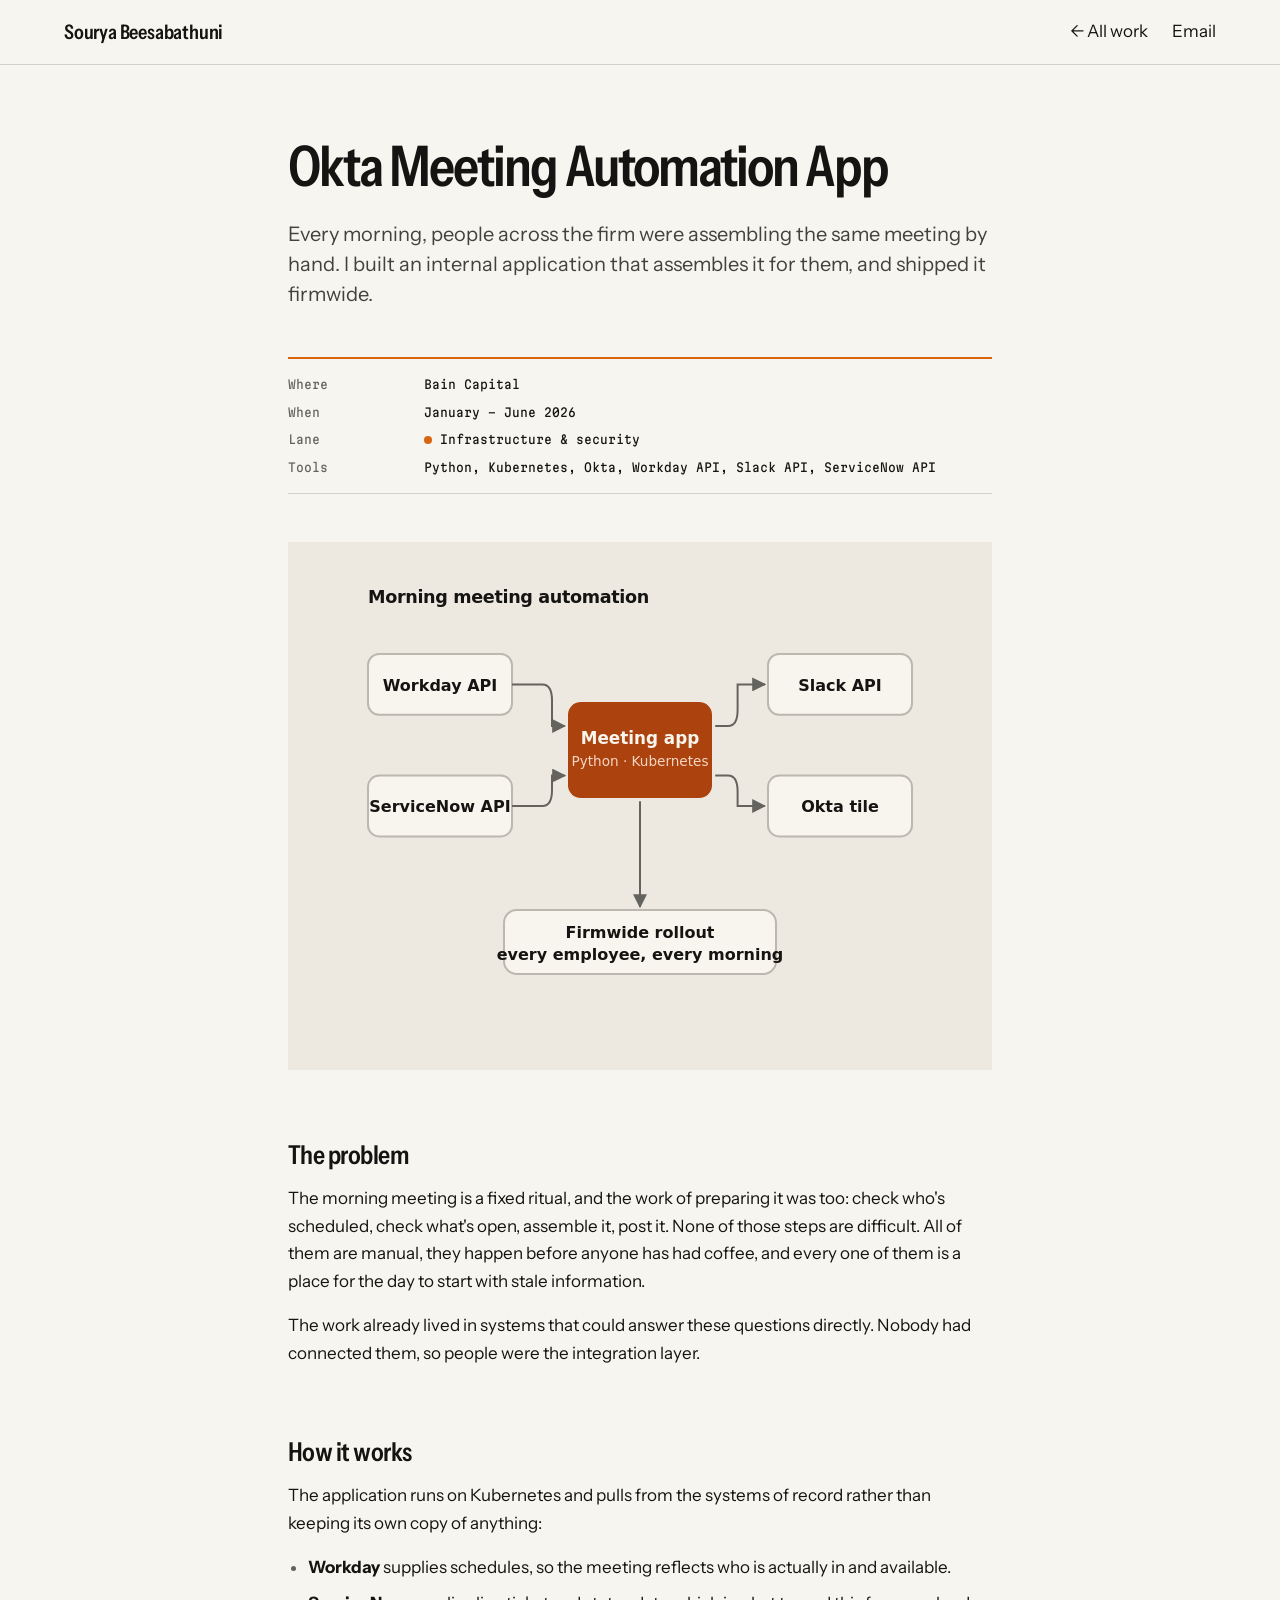
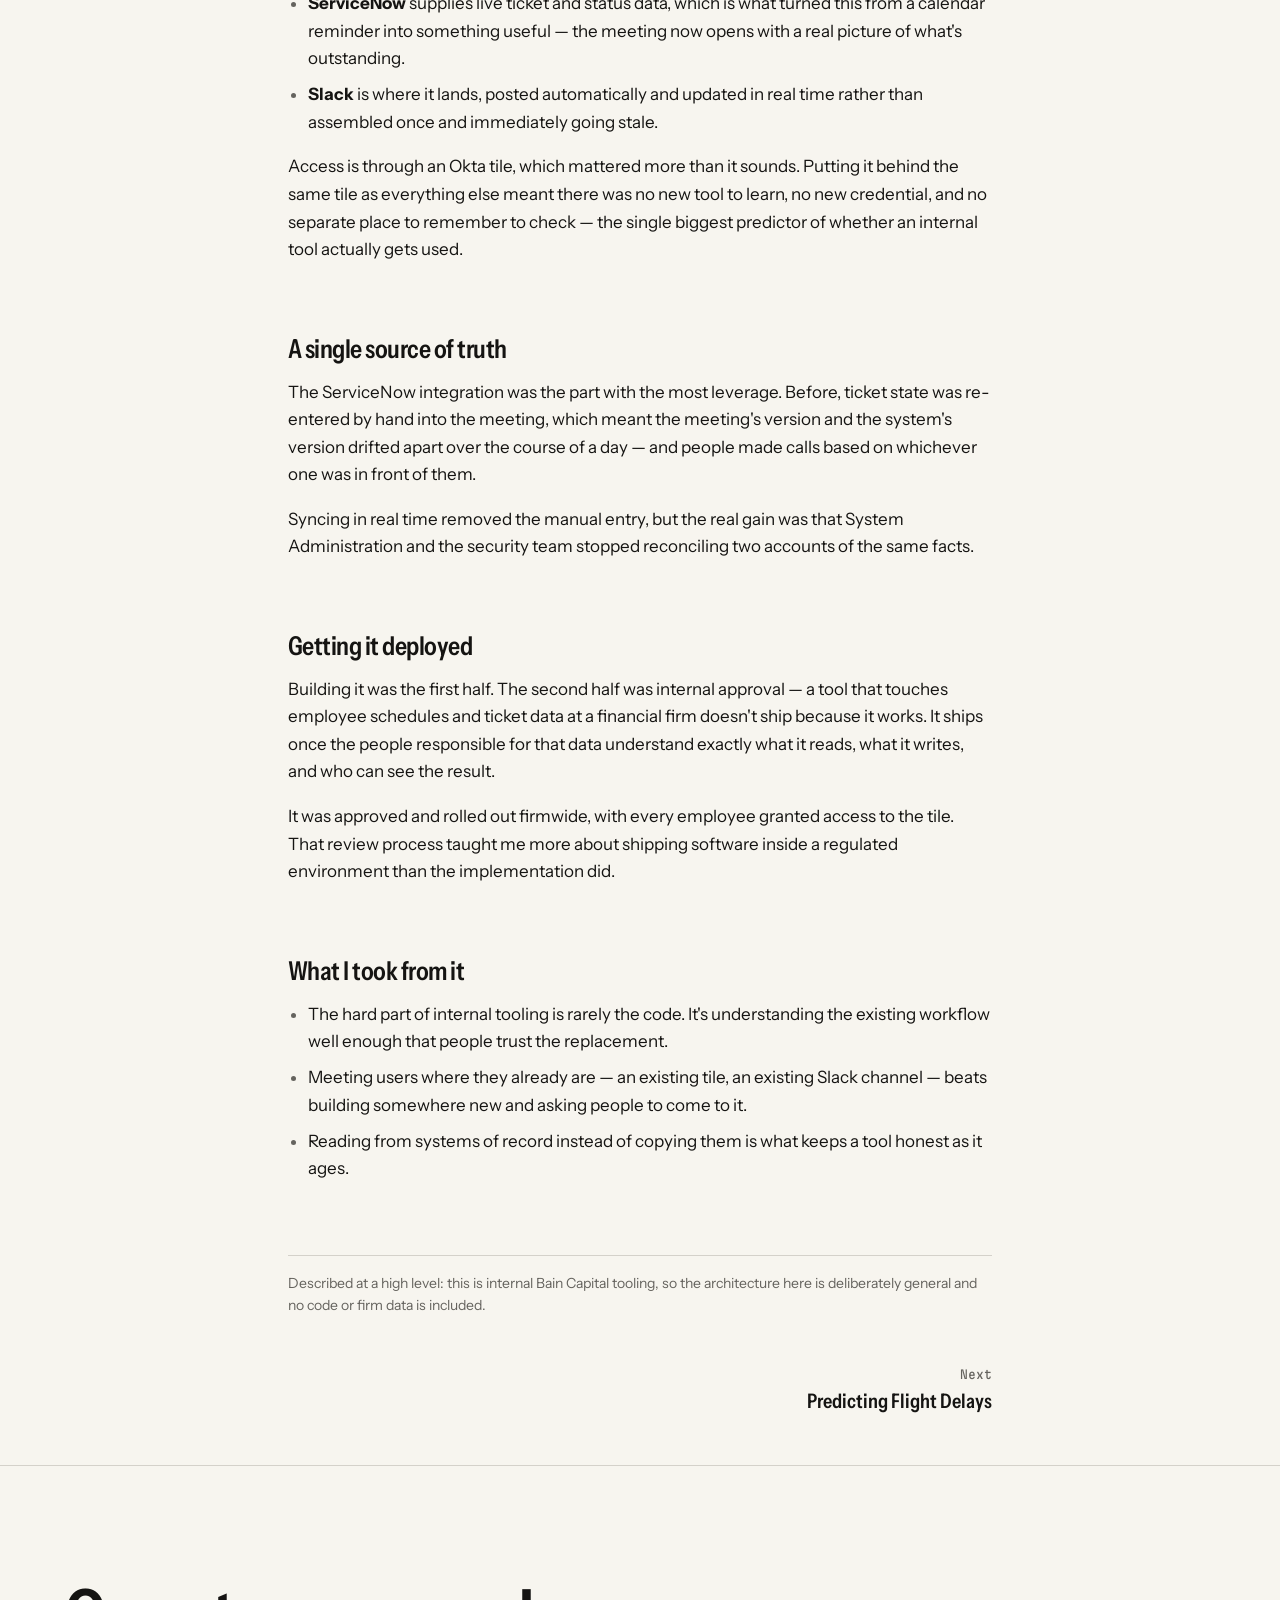
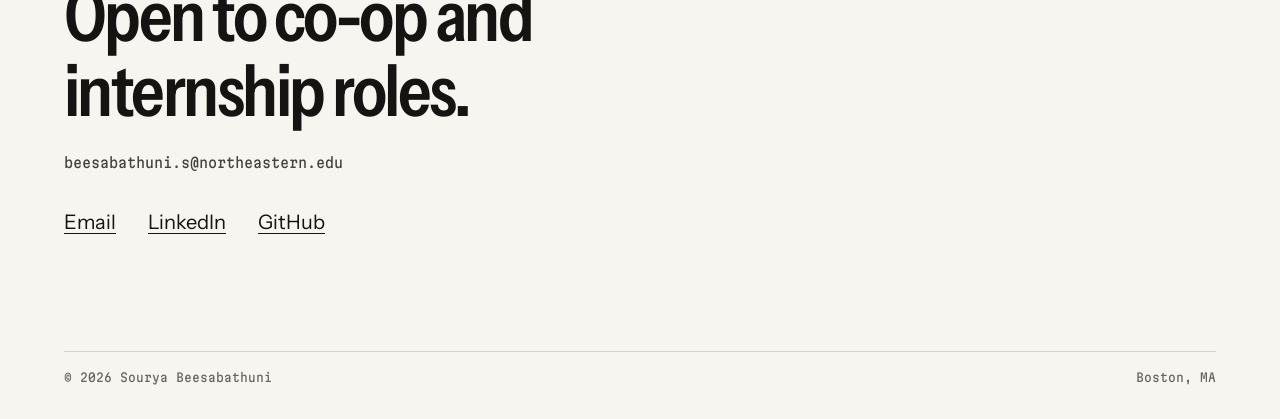
<file: projects/okta-meeting-app.html>
<!DOCTYPE html>
<html lang="en">
<head>
  <meta charset="UTF-8">
  <meta name="viewport" content="width=device-width, initial-scale=1.0">
  <title>Okta Meeting Automation App | Sourya Beesabathuni</title>
  <meta name="description" content="An internal application on Kubernetes that automated morning meeting logistics firmwide at Bain Capital, integrating Workday, Slack, and ServiceNow.">
  <meta property="og:type" content="article">
  <meta property="og:url" content="https://souryavb.github.io/projects/okta-meeting-app.html">
  <meta property="og:title" content="Okta Meeting Automation App">
  <meta property="og:description" content="An internal application on Kubernetes that automated morning meeting logistics firmwide at Bain Capital, integrating Workday, Slack, and ServiceNow.">
  <meta name="twitter:card" content="summary">
  <meta name="theme-color" content="#f8f5ef">
  <link rel="preconnect" href="https://fonts.googleapis.com">
  <link rel="preconnect" href="https://fonts.gstatic.com" crossorigin>
  <link href="https://fonts.googleapis.com/css2?family=Instrument+Sans:wdth,wght@75..100,400..700&family=Martian+Mono:wdth,wght@75..112.5,400..500&display=swap" rel="stylesheet">
  <link rel="stylesheet" href="../css/tokens.css">
  <link rel="stylesheet" href="../css/style.css">
</head>
<body data-lane="infra">
  <a class="skip" href="#main">Skip to content</a>

  <header class="top">
    <div class="wrap">
      <a class="wordmark" href="../index.html">Sourya Beesabathuni</a>
      <nav class="top-links" aria-label="Site">
        <a href="../index.html#projects">← All work</a>
        <a class="top-links__extra" href="mailto:beesabathuni.s@northeastern.edu">Email</a>
      </nav>
    </div>
  </header>

  <main id="main" class="wrap">
    <article class="doc">
      <h1>Okta Meeting Automation App</h1>
      <p class="lede">Every morning, people across the firm were assembling the same meeting by hand. I built an internal application that assembles it for them, and shipped it firmwide.</p>

      <dl class="facts mono">
        <dt>Where</dt><dd>Bain Capital</dd>
        <dt>When</dt><dd>January – June 2026</dd>
        <dt>Lane</dt><dd><span class="dot infra" aria-hidden="true"></span>Infrastructure &amp; security</dd>
        <dt>Tools</dt><dd>Python, Kubernetes, Okta, Workday API, Slack API, ServiceNow API</dd>
      </dl>

      <figure class="plate"><img src="../assets/img/workflow.svg" alt="Diagram: Workday and ServiceNow feed an app on Kubernetes, which posts to Slack and an Okta tile"></figure>

      <div class="prose">
        <h2>The problem</h2>
        <p>
          The morning meeting is a fixed ritual, and the work of preparing it was too: check who's
          scheduled, check what's open, assemble it, post it. None of those steps are difficult. All
          of them are manual, they happen before anyone has had coffee, and every one of them is a
          place for the day to start with stale information.
        </p>
        <p>
          The work already lived in systems that could answer these questions directly. Nobody had
          connected them, so people were the integration layer.
        </p>

        <h2>How it works</h2>
        <p>
          The application runs on Kubernetes and pulls from the systems of record rather than keeping
          its own copy of anything:
        </p>
        <ul>
          <li><strong>Workday</strong> supplies schedules, so the meeting reflects who is actually in and available.</li>
          <li><strong>ServiceNow</strong> supplies live ticket and status data, which is what turned this from a calendar reminder into something useful — the meeting now opens with a real picture of what's outstanding.</li>
          <li><strong>Slack</strong> is where it lands, posted automatically and updated in real time rather than assembled once and immediately going stale.</li>
        </ul>
        <p>
          Access is through an Okta tile, which mattered more than it sounds. Putting it behind the
          same tile as everything else meant there was no new tool to learn, no new credential, and no
          separate place to remember to check — the single biggest predictor of whether an internal
          tool actually gets used.
        </p>

        <h2>A single source of truth</h2>
        <p>
          The ServiceNow integration was the part with the most leverage. Before, ticket state was
          re-entered by hand into the meeting, which meant the meeting's version and the system's
          version drifted apart over the course of a day — and people made calls based on whichever
          one was in front of them.
        </p>
        <p>
          Syncing in real time removed the manual entry, but the real gain was that System
          Administration and the security team stopped reconciling two accounts of the same facts.
        </p>

        <h2>Getting it deployed</h2>
        <p>
          Building it was the first half. The second half was internal approval — a tool that touches
          employee schedules and ticket data at a financial firm doesn't ship because it works. It
          ships once the people responsible for that data understand exactly what it reads, what it
          writes, and who can see the result.
        </p>
        <p>
          It was approved and rolled out firmwide, with every employee granted access to the tile.
          That review process taught me more about shipping software inside a regulated environment
          than the implementation did.
        </p>

        <h2>What I took from it</h2>
        <ul>
          <li>The hard part of internal tooling is rarely the code. It's understanding the existing workflow well enough that people trust the replacement.</li>
          <li>Meeting users where they already are — an existing tile, an existing Slack channel — beats building somewhere new and asking people to come to it.</li>
          <li>Reading from systems of record instead of copying them is what keeps a tool honest as it ages.</li>
        </ul>

        <p class="note">
          Described at a high level: this is internal Bain Capital tooling, so the architecture here
          is deliberately general and no code or firm data is included.
        </p>
      </div>

      <nav class="pager" aria-label="More projects">
        <a class="pager__next" href="flight-delay-prediction.html"><span class="pager__label mono">Next</span><span class="pager__title">Predicting Flight Delays</span></a>
      </nav>
    </article>
  </main>

  <footer class="close">
    <div class="wrap">
      <p class="close__line">Open to co-op and internship roles.</p>
      <p class="close__address mono">beesabathuni.s@northeastern.edu</p>
      <ul class="close__links">
        <li><a href="mailto:beesabathuni.s@northeastern.edu">Email</a></li>
        <li><a href="https://www.linkedin.com/in/souryavb" target="_blank" rel="noopener">LinkedIn</a></li>
        <li><a href="https://github.com/souryavb" target="_blank" rel="noopener">GitHub</a></li>
      </ul>
      <div class="colophon mono">
        <span>© <span id="year">2026</span> Sourya Beesabathuni</span>
        <span>Boston, MA</span>
      </div>
    </div>
  </footer>

  <script src="../js/main.js"></script>
</body>
</html>
</file>
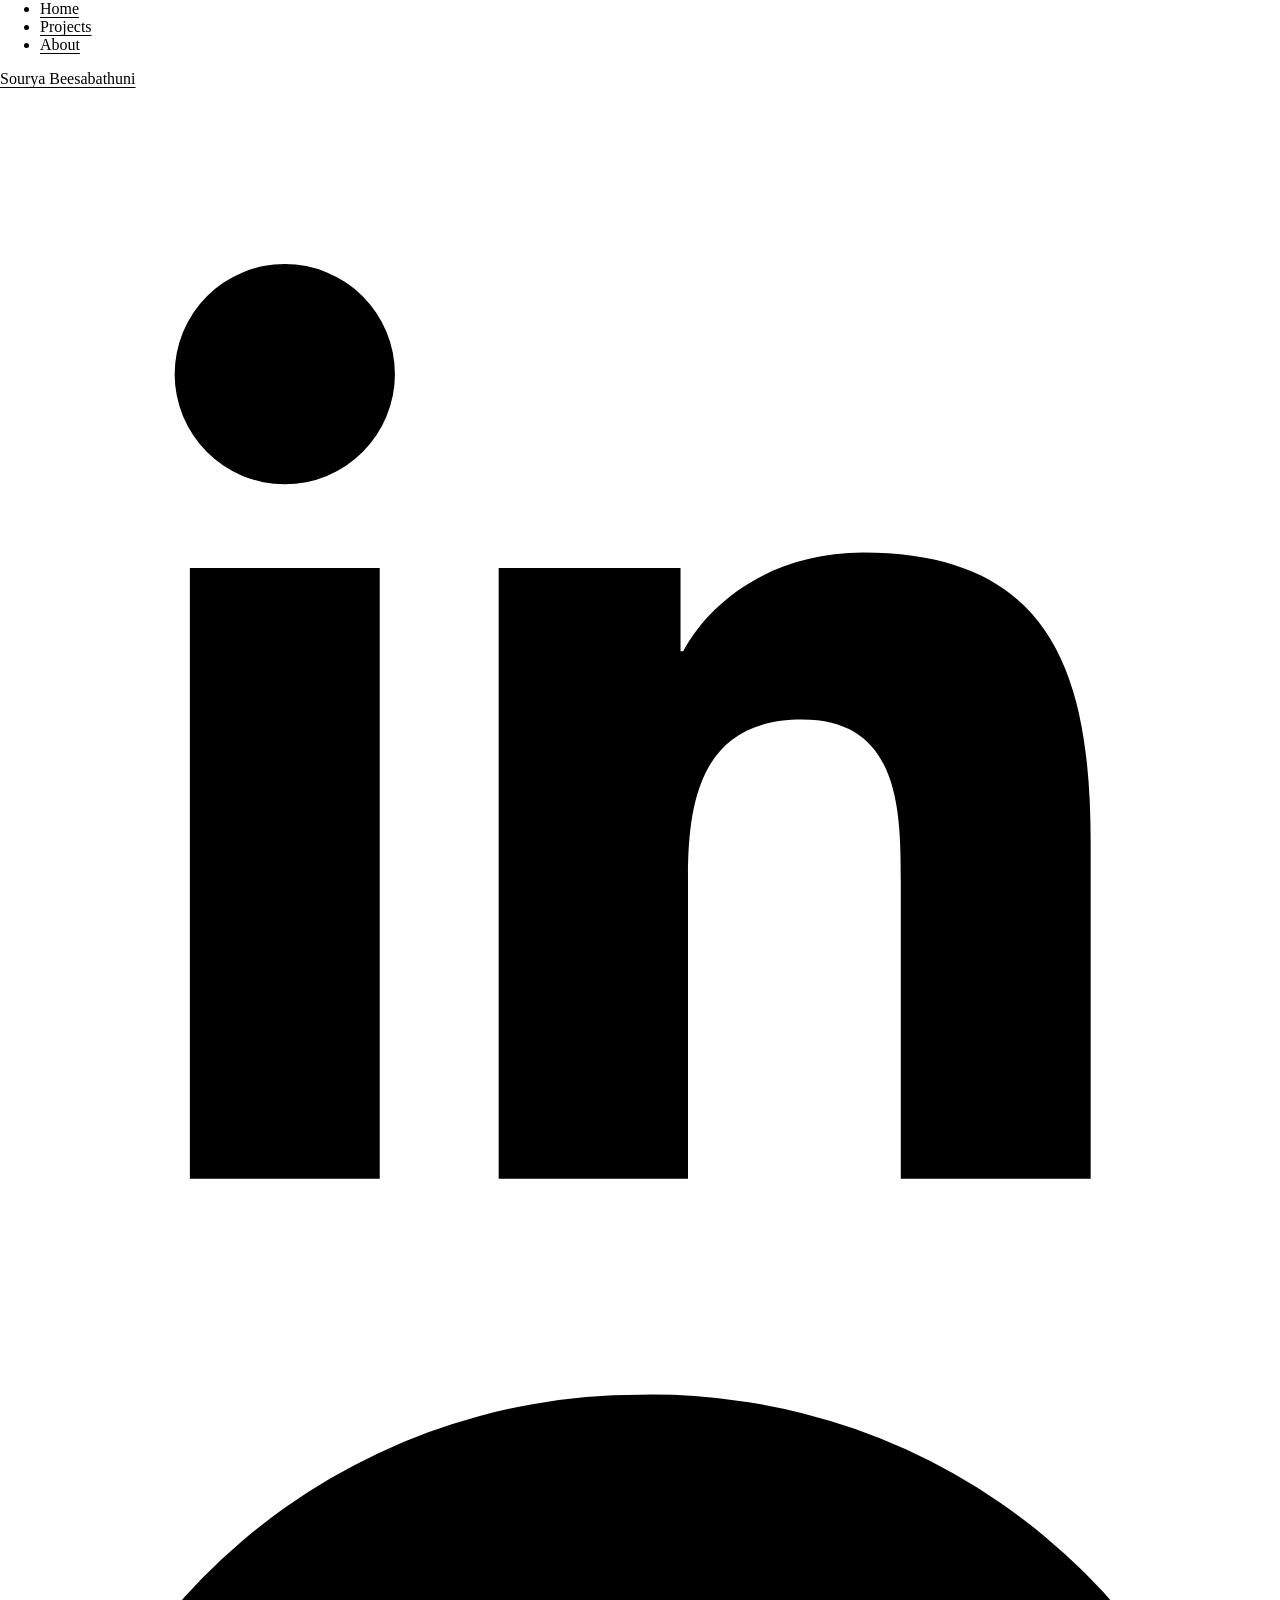
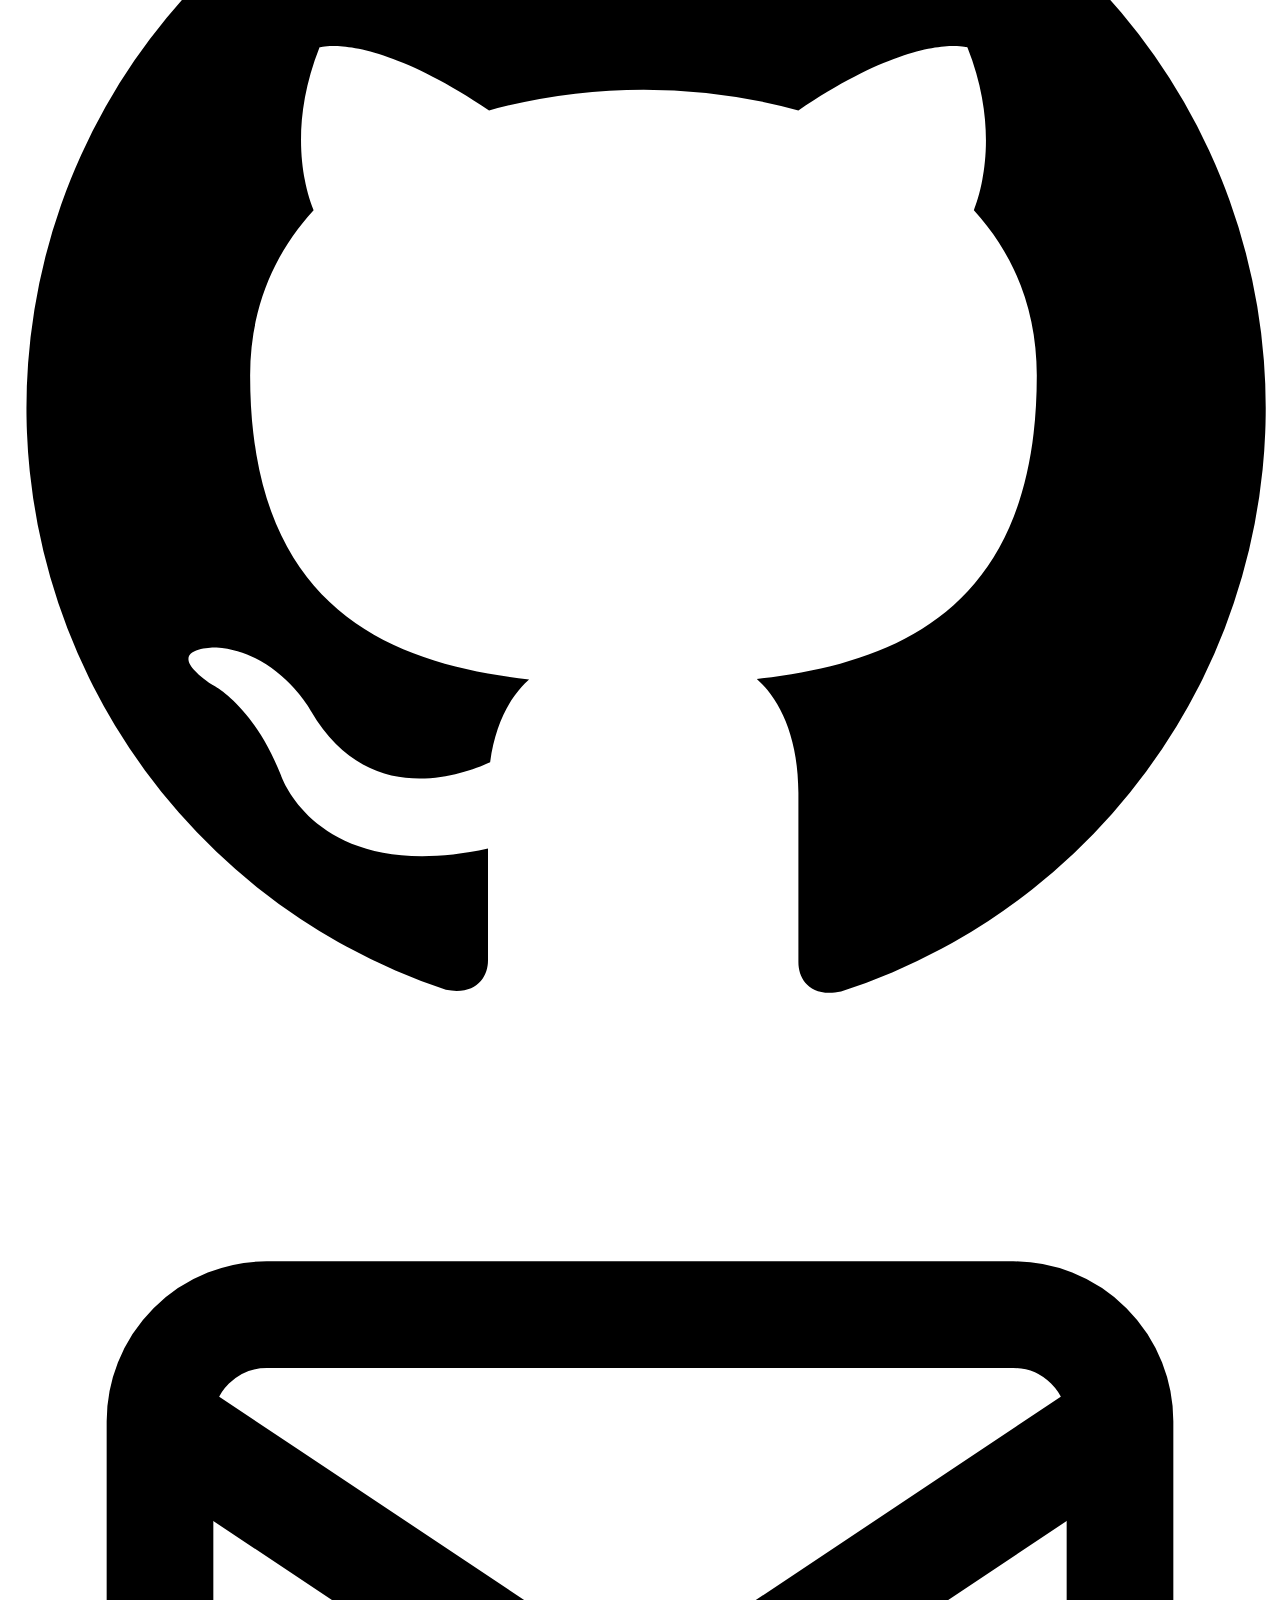
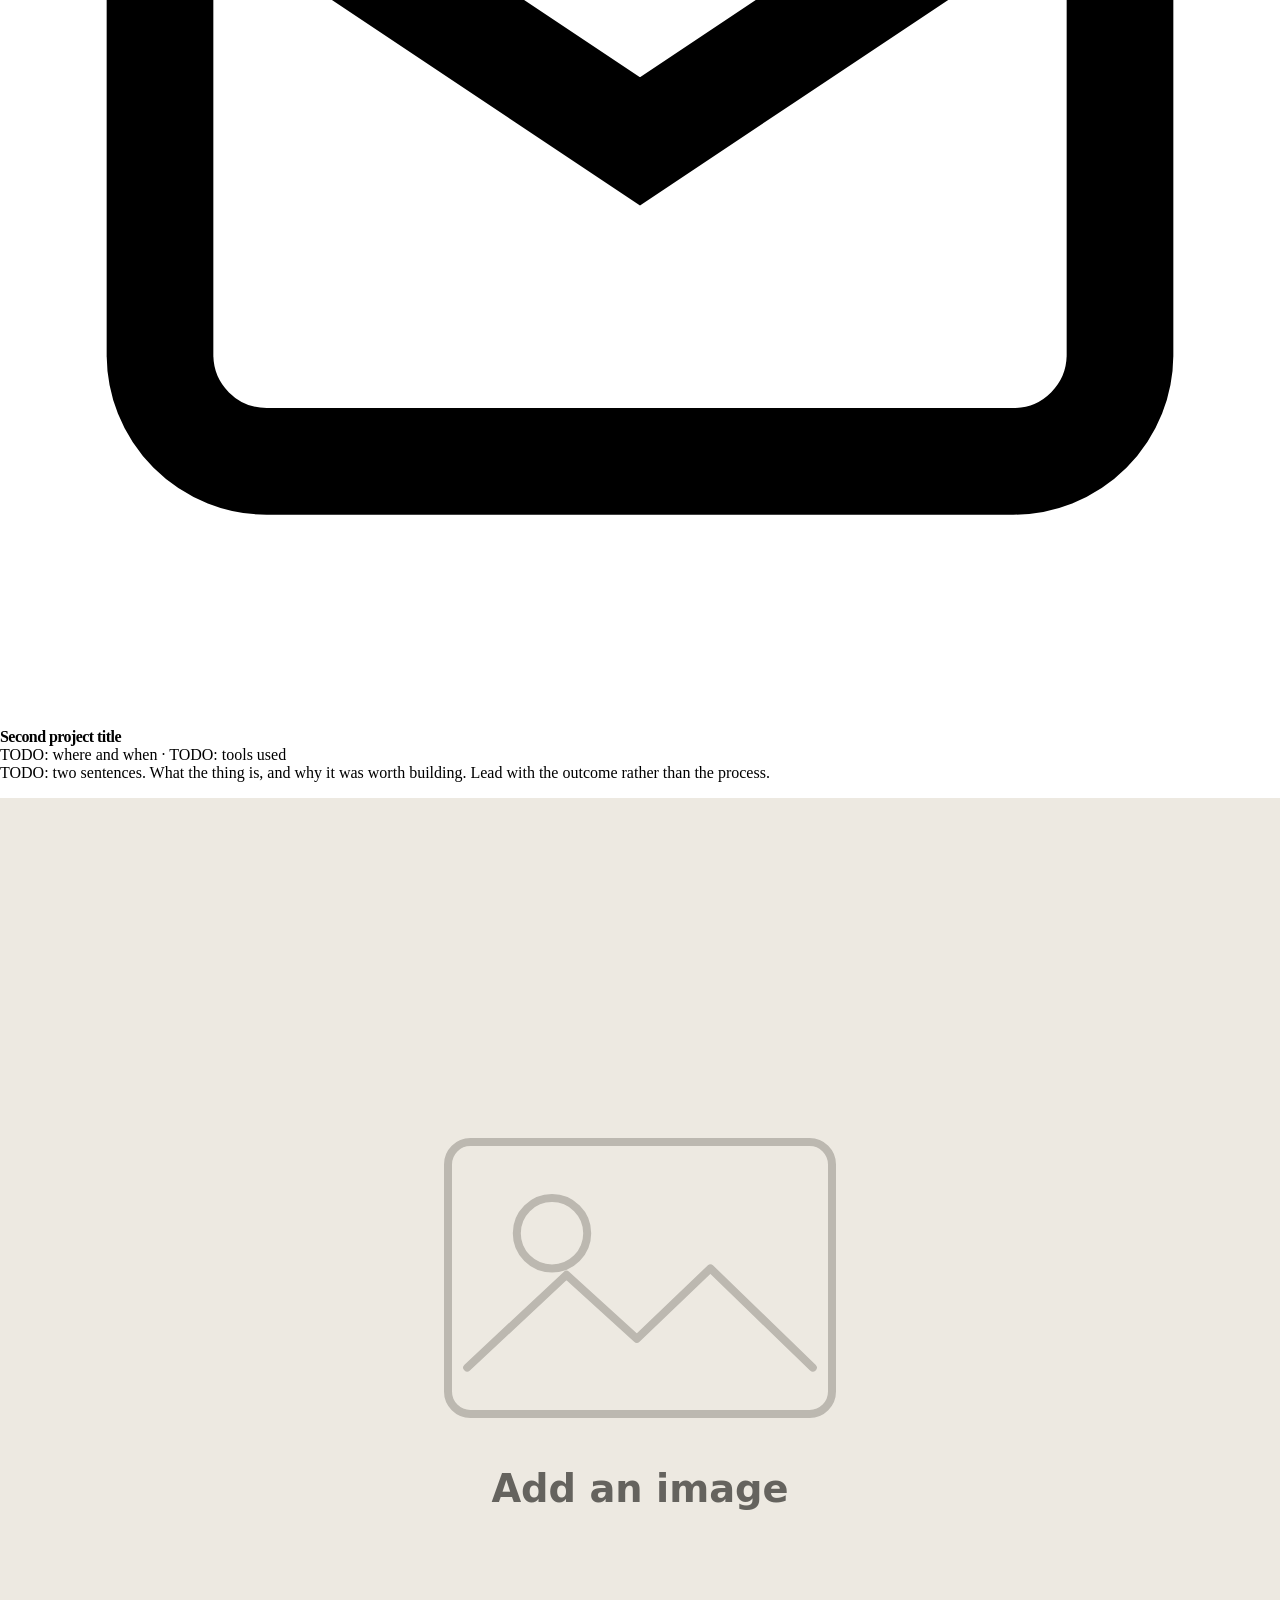
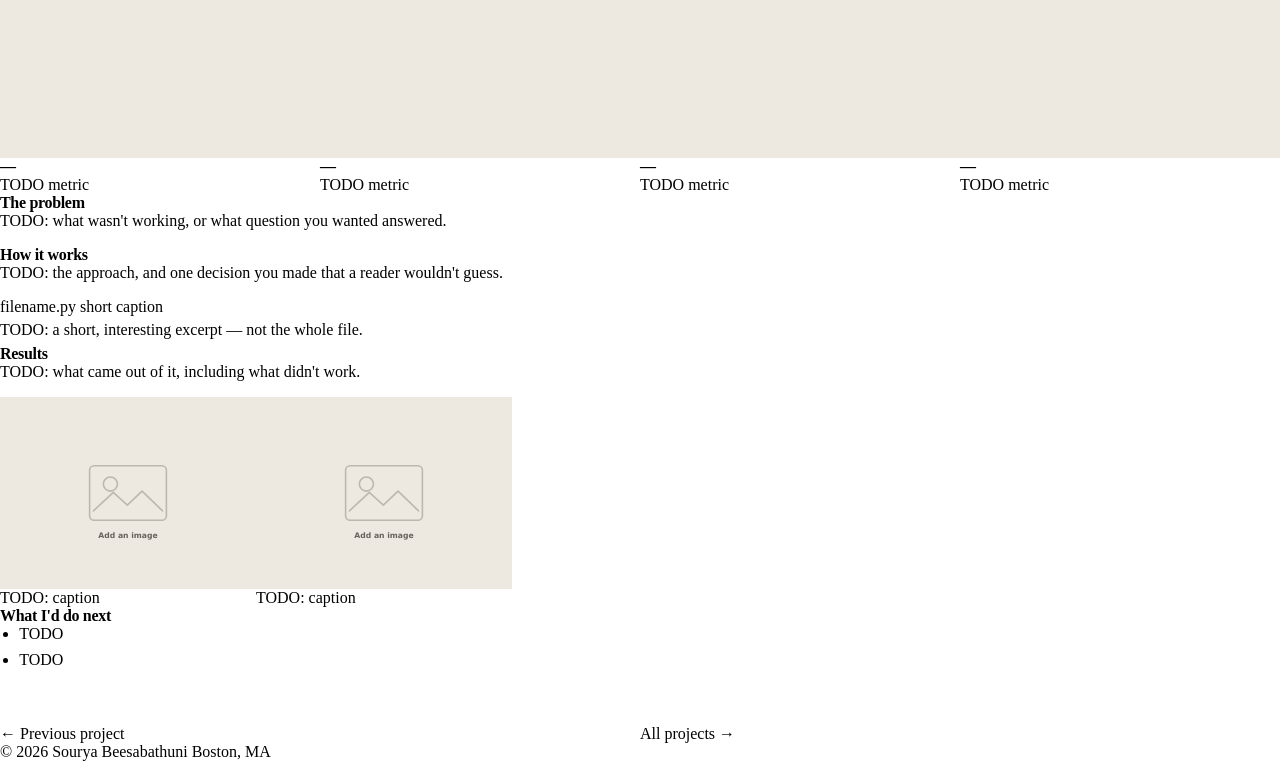
<file: projects/project-two.html>
<!DOCTYPE html>
<html lang="en">
<head>
  <meta charset="UTF-8">
  <meta name="viewport" content="width=device-width, initial-scale=1.0">
  <!-- TEMPLATE PAGE. Copy this file for each new project, then replace everything marked TODO. -->
  <title>Second project title | Sourya Beesabathuni</title>
  <meta name="description" content="TODO: one sentence describing this project.">
  <link rel="preconnect" href="https://fonts.googleapis.com">
  <link rel="preconnect" href="https://fonts.gstatic.com" crossorigin>
  <link href="https://fonts.googleapis.com/css2?family=Archivo:wght@400;600;700;800&display=swap" rel="stylesheet">
  <link rel="stylesheet" href="../css/style.css">
</head>
<body>

  <nav class="nav">
    <div class="container">
      <ul class="nav-links">
        <li><a href="../index.html">Home</a></li>
        <li><a href="../index.html#projects">Projects</a></li>
        <li><a href="../index.html#about">About</a></li>
      </ul>
      <a class="brand" href="../index.html">Sourya Beesabathuni</a>
      <div class="nav-icons">
        <a href="https://www.linkedin.com/in/TODO-LINKEDIN" target="_blank" rel="noopener" aria-label="LinkedIn">
          <svg viewBox="0 0 24 24" fill="currentColor" aria-hidden="true"><path d="M20.45 20.45h-3.56v-5.57c0-1.33-.02-3.04-1.85-3.04-1.85 0-2.14 1.45-2.14 2.94v5.67H9.35V9h3.41v1.56h.05c.48-.9 1.64-1.85 3.37-1.85 3.6 0 4.27 2.37 4.27 5.46v6.28zM5.34 7.43a2.06 2.06 0 1 1 0-4.13 2.06 2.06 0 0 1 0 4.13zM7.12 20.45H3.56V9h3.56v11.45z"/></svg>
        </a>
        <a href="https://github.com/souryavb" target="_blank" rel="noopener" aria-label="GitHub">
          <svg viewBox="0 0 24 24" fill="currentColor" aria-hidden="true"><path d="M12 .5a11.5 11.5 0 0 0-3.64 22.41c.58.11.79-.25.79-.55v-2.1c-3.2.7-3.88-1.37-3.88-1.37-.53-1.34-1.29-1.7-1.29-1.7-1.05-.72.08-.7.08-.7 1.16.08 1.77 1.19 1.77 1.19 1.03 1.77 2.7 1.26 3.36.96.1-.75.4-1.26.73-1.55-2.55-.29-5.23-1.28-5.23-5.7 0-1.26.45-2.29 1.19-3.1-.12-.29-.52-1.46.11-3.05 0 0 .97-.31 3.18 1.18a11 11 0 0 1 5.8 0c2.2-1.49 3.17-1.18 3.17-1.18.63 1.59.23 2.76.12 3.05.74.81 1.18 1.84 1.18 3.1 0 4.43-2.69 5.4-5.25 5.69.41.36.78 1.06.78 2.14v3.17c0 .3.2.67.8.55A11.5 11.5 0 0 0 12 .5z"/></svg>
        </a>
        <a href="mailto:beesabathuni.s@northeastern.edu" aria-label="Email">
          <svg viewBox="0 0 24 24" fill="none" stroke="currentColor" stroke-width="2" aria-hidden="true"><rect x="3" y="5" width="18" height="14" rx="2"/><path d="m3 7 9 6 9-6"/></svg>
        </a>
      </div>
    </div>
  </nav>

  <header class="project-head">
    <div class="container">
      <h1>Second project title</h1>
      <div class="where">TODO: where and when · TODO: tools used</div>
      <p class="lead">
        TODO: two sentences. What the thing is, and why it was worth building. Lead with the
        outcome rather than the process.
      </p>
    </div>
  </header>

  <div class="container">
    <div class="render project-render"><img src="../assets/img/placeholder.svg" alt=""></div>

    <!-- Four headline numbers. Delete the whole list if you don't have real ones. -->
    <ul class="figures">
      <li><strong>—</strong><span>TODO metric</span></li>
      <li><strong>—</strong><span>TODO metric</span></li>
      <li><strong>—</strong><span>TODO metric</span></li>
      <li><strong>—</strong><span>TODO metric</span></li>
    </ul>

    <div class="prose">
      <h2>The problem</h2>
      <p>TODO: what wasn't working, or what question you wanted answered.</p>

      <h2>How it works</h2>
      <p>TODO: the approach, and one decision you made that a reader wouldn't guess.</p>

      <!-- A code or data snapshot. Delete if not relevant. -->
      <div class="file">
        <div class="file-name">filename.py <span>short caption</span></div>
        <div class="file-body">
<pre>TODO: a short, interesting excerpt — not the whole file.</pre>
        </div>
      </div>

      <h2>Results</h2>
      <p>TODO: what came out of it, including what didn't work.</p>

      <!-- Images are click-to-zoom automatically inside .gallery. -->
      <div class="gallery">
        <figure>
          <img src="../assets/img/placeholder.svg" alt="TODO">
          <figcaption>TODO: caption</figcaption>
        </figure>
        <figure>
          <img src="../assets/img/placeholder.svg" alt="TODO">
          <figcaption>TODO: caption</figcaption>
        </figure>
      </div>

      <h2>What I'd do next</h2>
      <ul>
        <li>TODO</li>
        <li>TODO</li>
      </ul>

      <div class="pager" style="margin-top:56px">
        <a href="sp500-rsi-trader.html">← Previous project</a>
        <a href="../index.html#projects">All projects →</a>
      </div>
    </div>
  </div>

  <footer>
    <div class="container">
      <span>© <span id="year"></span> Sourya Beesabathuni</span>
      <span>Boston, MA</span>
    </div>
  </footer>

  <script src="../js/main.js"></script>
</body>
</html>
</file>
<file: css/tokens.css>
/* Hallmark · design tokens · theme: custom (vibe: "drafting paper, safety orange, plotter green")
 * axes: light / grotesk-sans / warm + chromatic-green
 *
 * Every colour and font in style.css references these. The SVGs in assets/img
 * are loaded as <img>, so they can't read custom properties; they carry the
 * hex equivalents noted beside each token.
 *
 * Contrast ratios are against --color-paper.
 */
:root {
  /* Surfaces */
  --color-paper:        oklch(97% 0.008 85);    /* #f8f5ef */
  --color-paper-2:      oklch(93.5% 0.011 85);  /* #ede9e1  table bands, pressed controls */

  /* Ink */
  --color-ink:          oklch(19% 0.004 85);    /* #151412  16.9:1 */
  --color-ink-2:        oklch(38% 0.006 85);    /* #44423f   9.2:1 */
  --color-muted:        oklch(50% 0.008 85);    /* #65635e   5.5:1  smallest text allowed */
  --color-rule:         oklch(86% 0.010 85);    /* #d4d1ca   1.4:1  decorative hairlines only */
  --color-rule-strong:  oklch(78% 0.012 85);    /* #bcb8b0          control borders */

  /* Lanes. The plain values are for marks (dots, lines, rules) and fail as
   * text; the -ink values are the text-safe versions. Orange always means
   * infrastructure & security work, green always means analysis work. */
  --color-infra:        oklch(64% 0.17 48);     /* #db640e   3.3:1  marks only */
  --color-infra-ink:    oklch(52% 0.15 42);     /* #ac430e   5.4:1 */
  --color-analysis:     oklch(58% 0.11 158);    /* #358e61   3.7:1  marks only */
  --color-analysis-ink: oklch(47% 0.10 158);    /* #186b45   5.9:1 */

  --color-focus:        var(--color-infra-ink); /* 5.4:1, above the 3:1 ring minimum */

  /* Type. One variable sans flexed by width for display vs. body, plus a mono
   * for anything that is data: dates, tools, figures, labels. */
  --font-sans: "Instrument Sans", system-ui, -apple-system, "Segoe UI", sans-serif;
  --font-mono: "Martian Mono", ui-monospace, SFMono-Regular, Menlo, monospace;
  --stretch-display: 82%;
  --stretch-body: 100%;
  --stretch-mono: 87.5%;

  --text-2xs: 0.6875rem;
  --text-xs:  0.75rem;
  --text-sm:  0.875rem;
  --text-md:  1.0625rem;
  --text-lg:  1.25rem;
  --text-xl:  1.625rem;
  --text-2xl: clamp(1.75rem, 1.35rem + 1.6vw, 2.5rem);
  --text-display: clamp(2.5rem, 1.5rem + 4vw, 4.5rem);

  --leading-tight: 1.04;
  --leading-body: 1.62;
  --measure: 64ch;
  --max: 76rem;

  /* Space, 4-point scale */
  --space-3xs: 0.25rem;
  --space-2xs: 0.5rem;
  --space-xs:  0.75rem;
  --space-sm:  1rem;
  --space-md:  1.5rem;
  --space-lg:  2rem;
  --space-xl:  3rem;
  --space-2xl: 4.5rem;
  --space-3xl: 7rem;

  /* Lines and corners. One radius, controls only. */
  --rule-hair: 1px;
  --rule-mark: 2px;
  --radius-control: 3px;

  /* Motion */
  --ease-out:    cubic-bezier(0.16, 1, 0.3, 1);
  --ease-in:     cubic-bezier(0.7, 0, 0.84, 0);
  --ease-in-out: cubic-bezier(0.65, 0, 0.35, 1);
  --dur-short: 150ms;
  --dur-draw:  600ms;
}
</file>
<file: css/style.css>
/* Hallmark · genre: editorial · macrostructure: Map / Diagram (home) + Long Document (projects)
 * tone: technical, austere · anchor hues: 48 (infra) + 158 (analysis)
 * nav: N9 Edge-aligned minimal · footer: Ft5 Statement · enrichment: E5 hand-built SVG map
 * design-system: design.md · designed-as-app
 *
 * Load tokens.css before this file; every colour and font here references it.
 */

/* ---------- Base ---------- */
*, *::before, *::after { box-sizing: border-box; }
html, body { overflow-x: clip; }
html { -webkit-text-size-adjust: 100%; }
body {
  margin: 0;
  background: var(--color-paper);
  color: var(--color-ink);
  font-family: var(--font-sans);
  font-stretch: var(--stretch-body);
  font-size: var(--text-md);
  line-height: var(--leading-body);
  -webkit-font-smoothing: antialiased;
}
img, svg { display: block; max-width: 100%; }
a { color: inherit; text-decoration-thickness: var(--rule-hair); text-underline-offset: 0.2em; }
a:hover { text-decoration-thickness: var(--rule-mark); }
p { margin: 0 0 1em; }
ul { margin: 0 0 1em; }

h1, h2, h3 {
  margin: 0;
  font-style: normal;
  font-weight: 600;
  font-stretch: var(--stretch-display);
  line-height: var(--leading-tight);
  letter-spacing: -0.02em;
  overflow-wrap: anywhere;
  min-width: 0;
}
h1 { font-size: var(--text-display); letter-spacing: -0.035em; }
h2 { font-size: var(--text-2xl); }
h3 { font-size: var(--text-xl); }

:focus-visible {
  outline: var(--rule-mark) solid var(--color-focus);
  outline-offset: 3px;
}

.mono {
  font-family: var(--font-mono);
  font-stretch: var(--stretch-mono);
  font-size: var(--text-xs);
  letter-spacing: 0;
}
.wrap { max-width: var(--max); margin: 0 auto; padding: 0 var(--space-lg); }
.sr-only {
  position: absolute; width: 1px; height: 1px; padding: 0; margin: -1px;
  overflow: hidden; clip: rect(0 0 0 0); white-space: nowrap; border: 0;
}

.skip {
  position: absolute; left: var(--space-sm); top: var(--space-sm); z-index: 100;
  padding: var(--space-2xs) var(--space-sm);
  background: var(--color-ink); color: var(--color-paper);
  border-radius: var(--radius-control);
  transform: translateY(-200%);
}
.skip:focus { transform: none; }

/* Lane dot: the only place orange and green appear as solid fills. */
.dot {
  display: inline-block; flex: none;
  width: 0.5rem; height: 0.5rem; border-radius: 50%;
  background: var(--color-muted);
  vertical-align: 0.08em;
}
.dot.infra    { background: var(--color-infra); }
.dot.analysis { background: var(--color-analysis); }

/* ---------- Nav (N9) ---------- */
.top { border-bottom: var(--rule-hair) solid var(--color-rule); }
.top .wrap {
  display: flex; align-items: center; justify-content: space-between; gap: var(--space-md);
  min-height: 4rem;
}
.top a { text-decoration: none; white-space: nowrap; }
.top a:hover { text-decoration: underline; }
.wordmark { font-weight: 600; font-stretch: var(--stretch-display); font-size: var(--text-lg); letter-spacing: -0.01em; }
.top-links { display: flex; gap: var(--space-md); }

/* ---------- Home intro ---------- */
.intro { padding: var(--space-2xl) 0 var(--space-xl); }
.intro h1 { max-width: 18ch; }
.intro .lede {
  max-width: var(--measure);
  margin-top: var(--space-md);
  color: var(--color-ink-2);
  font-size: var(--text-lg);
  line-height: 1.5;
}

/* Portrait: square corners and a hairline, like the rest of the site's figures. */
.intro__grid { display: grid; grid-template-columns: minmax(0, 1fr); }
.portrait {
  margin: 0 0 var(--space-lg);
  width: min(100%, 11rem);
  background: var(--color-paper-2);
  border: var(--rule-hair) solid var(--color-rule);
}
.portrait img { display: block; width: 100%; max-width: 100%; height: auto; aspect-ratio: 1 / 1; object-fit: cover; }
@media (min-width: 48em) {
  .intro__grid {
    grid-template-columns: minmax(0, 1fr) minmax(0, 16rem);
    grid-template-areas: "title photo" "lede photo";
    column-gap: var(--space-2xl);
    align-items: start;
  }
  .intro__grid h1    { grid-area: title; }
  .intro__grid .lede { grid-area: lede; }
  .portrait { grid-area: photo; width: 100%; margin: 0; }
}

/* ---------- Work map ---------- */
.map { position: relative; padding-bottom: var(--space-2xl); }
.map__grid {
  position: relative; z-index: 1;
  display: grid;
  grid-template-columns: minmax(0, 1fr);
  gap: var(--space-xl);
}
.lane__head {
  display: flex; align-items: center; gap: var(--space-2xs);
  margin: 0 0 var(--space-sm);
  font-family: var(--font-mono); font-stretch: var(--stretch-mono);
  font-size: var(--text-xs); font-weight: 400; letter-spacing: 0;
  color: var(--color-ink-2);
}
.lane__nodes { display: grid; gap: var(--space-sm); margin: 0; padding: 0; list-style: none; }

.node {
  display: block;
  padding: var(--space-sm) 0 var(--space-sm) var(--space-sm);
  border-left: var(--rule-mark) solid var(--color-rule-strong);
  text-decoration: none;
  transition: opacity var(--dur-short) var(--ease-out), border-color var(--dur-short) var(--ease-out);
}
.lane--infra .node    { border-left-color: var(--color-infra); }
.lane--analysis .node { border-left-color: var(--color-analysis); }
.node__title {
  display: block;
  font-size: var(--text-xl); font-weight: 600; font-stretch: var(--stretch-display);
  line-height: 1.1; letter-spacing: -0.015em;
}
.node:hover .node__title, .node:focus-visible .node__title { text-decoration: underline; text-decoration-thickness: var(--rule-hair); text-underline-offset: 0.15em; }
.node__meta { display: block; margin-top: var(--space-3xs); color: var(--color-muted); }
.node__summary { display: block; margin-top: var(--space-2xs); color: var(--color-ink-2); max-width: 46ch; }
.node__tools { display: block; margin-top: var(--space-2xs); color: var(--color-muted); }

.tools { display: none; }
.map__wires { display: none; }
.map__readout { display: none; }

/* Wired: JS has measured the layout and drawn the connectors. Only on wide screens. */
@media (min-width: 60em) {
  .map--wired .map__grid {
    grid-template-columns: minmax(0, 1fr) minmax(0, 11rem) minmax(0, 1fr);
    gap: var(--space-2xl);
    align-items: stretch;
  }
  .map--wired .lane { display: flex; flex-direction: column; }
  .map--wired .lane__nodes { flex: 1; align-content: space-around; gap: var(--space-xl); }
  .map--wired .node { width: fit-content; max-width: 100%; }
  .map--wired .lane--analysis .node { margin-left: auto; }
  .map--wired .lane--analysis .lane__head { justify-content: flex-end; }
  .map--wired .lane--analysis .node {
    border-left: 0; border-right: var(--rule-mark) solid var(--color-analysis);
    padding: var(--space-sm) var(--space-sm) var(--space-sm) 0;
    text-align: right;
  }
  .map--wired .lane--analysis .node__summary { margin-left: auto; }
  .map--wired .node__summary { position: absolute; width: 1px; height: 1px; overflow: hidden; clip: rect(0 0 0 0); white-space: nowrap; }
  .map--wired .node__tools { display: none; }

  .map--wired .tools {
    display: flex; flex-direction: column; justify-content: center; gap: var(--space-2xs);
    margin: 0; padding: 0; list-style: none;
  }
  .map--wired .tools .lane__head { justify-content: center; }
  .tool {
    display: block;
    padding: var(--space-3xs) var(--space-2xs);
    border: var(--rule-hair) solid var(--color-rule-strong);
    border-radius: var(--radius-control);
    background: var(--color-paper);
    color: var(--color-ink-2);
    text-align: center; white-space: nowrap;
    transition: opacity var(--dur-short) var(--ease-out);
  }

  .map--wired .map__wires {
    display: block;
    position: absolute; inset: 0; z-index: 0;
    width: 100%; height: 100%;
    overflow: visible; pointer-events: none;
  }
  .wire {
    fill: none; stroke-width: 1.25;
    opacity: 0.4;
    transition: opacity var(--dur-short) var(--ease-out);
  }
  .wire.infra    { stroke: var(--color-infra); }
  .wire.analysis { stroke: var(--color-analysis); }

  /* One-time reveal: wires fade in after layout. */
  .map__wires { opacity: 0; transition: opacity var(--dur-draw) var(--ease-out); }
  .map--drawn .map__wires { opacity: 1; }

  /* Focus state: whatever the pointer or keyboard is on stays lit, the rest recedes. */
  .map--active .node, .map--active .tool, .map--active .wire { opacity: 0.18; }
  .map--active .is-lit { opacity: 1; }
  .map--active .tool.is-lit { border-color: var(--color-ink); color: var(--color-ink); background: var(--color-paper-2); }

  .map--wired .map__readout {
    display: block;
    min-height: calc(3 * var(--leading-body) * 1em);
    max-width: var(--measure);
    margin: var(--space-xl) auto 0;
    text-align: center;
    color: var(--color-ink-2);
  }
}

/* ---------- Sections ---------- */
.section { padding: var(--space-2xl) 0; border-top: var(--rule-hair) solid var(--color-rule); scroll-margin-top: var(--space-md); }
.section > .wrap > h2 { margin-bottom: var(--space-xl); }

/* Experience ledger */
.ledger { margin: 0; padding: 0; list-style: none; }
.ledger li {
  display: grid;
  grid-template-columns: minmax(0, 1fr);
  gap: var(--space-2xs);
  padding: var(--space-lg) 0;
  border-top: var(--rule-hair) solid var(--color-rule);
}
.ledger li:first-child { border-top: 0; padding-top: 0; }
.ledger .when { color: var(--color-muted); }
.ledger .role { font-size: var(--text-lg); font-weight: 600; font-stretch: var(--stretch-display); line-height: 1.25; }
.ledger .org { display: flex; align-items: center; gap: var(--space-2xs); color: var(--color-ink-2); }
.ledger p { max-width: var(--measure); margin: var(--space-2xs) 0 0; color: var(--color-ink-2); }
@media (min-width: 48em) {
  .ledger li { grid-template-columns: minmax(0, 11rem) minmax(0, 1fr); column-gap: var(--space-xl); }
  .ledger .when { padding-top: 0.35em; }
}

/* About */
.about { display: grid; grid-template-columns: minmax(0, 1fr); gap: var(--space-xl); }
.about .prose h2 { margin: 0 0 var(--space-xl); font-size: var(--text-2xl); }
.about .prose p { max-width: var(--measure); }
.skills { margin: 0; }
.skills dt { color: var(--color-muted); margin-top: var(--space-md); }
.skills dt:first-child { margin-top: 0; }
.skills dd { margin: var(--space-3xs) 0 0; }
@media (min-width: 60em) {
  .about { grid-template-columns: minmax(0, 1.6fr) minmax(0, 1fr); gap: var(--space-2xl); }
}

/* ---------- Footer (Ft5) ---------- */
.close { padding: var(--space-3xl) 0 var(--space-lg); border-top: var(--rule-hair) solid var(--color-rule); }
.close__line {
  max-width: 16ch; margin: 0;
  font-size: var(--text-display); font-weight: 600; font-stretch: var(--stretch-display);
  line-height: var(--leading-tight); letter-spacing: -0.035em;
  overflow-wrap: anywhere;
}
.close__address { margin: var(--space-md) 0 0; color: var(--color-ink-2); font-size: var(--text-sm); overflow-wrap: anywhere; }
.close__links {
  display: flex; flex-wrap: wrap; gap: var(--space-xs) var(--space-lg);
  margin: var(--space-lg) 0 0; padding: 0; list-style: none;
  font-size: var(--text-lg);
}
.close__links a { white-space: nowrap; }
.colophon {
  display: flex; flex-wrap: wrap; justify-content: space-between; gap: var(--space-xs);
  margin-top: var(--space-3xl); padding-top: var(--space-sm);
  border-top: var(--rule-hair) solid var(--color-rule);
  color: var(--color-muted);
}

/* ---------- Project page (Long Document) ---------- */
.doc { max-width: var(--measure); margin: 0 auto; padding: var(--space-2xl) 0 var(--space-xl); }
.doc h1 { font-size: clamp(2.25rem, 1.5rem + 3vw, 3.5rem); }
.doc .lede { margin-top: var(--space-md); font-size: var(--text-lg); line-height: 1.5; color: var(--color-ink-2); }

.facts {
  display: grid; grid-template-columns: minmax(0, 7rem) minmax(0, 1fr);
  gap: var(--space-2xs) var(--space-md);
  margin: var(--space-xl) 0 0; padding: var(--space-sm) 0;
  border-top: var(--rule-hair) solid var(--color-rule);
  border-bottom: var(--rule-hair) solid var(--color-rule);
}
[data-lane="infra"] .facts    { border-top: var(--rule-mark) solid var(--color-infra); }
[data-lane="analysis"] .facts { border-top: var(--rule-mark) solid var(--color-analysis); }
.facts dt { color: var(--color-muted); }
.facts dd { margin: 0; display: flex; align-items: center; gap: var(--space-2xs); }

.plate { margin: var(--space-xl) 0 0; padding: var(--space-md); background: var(--color-paper-2); }
.plate img { width: 100%; height: auto; max-height: 30rem; object-fit: contain; }

.figures {
  display: grid; grid-template-columns: repeat(2, minmax(0, 1fr));
  margin: var(--space-lg) 0 0; padding: 0; list-style: none;
  border-top: var(--rule-hair) solid var(--color-rule);
}
.figures li { padding: var(--space-sm) 0; border-bottom: var(--rule-hair) solid var(--color-rule); }
.figures li:nth-child(odd) { padding-right: var(--space-sm); }
.figures strong {
  display: block;
  font-size: var(--text-xl); font-weight: 600; font-stretch: var(--stretch-display);
  font-variant-numeric: tabular-nums; letter-spacing: -0.01em;
}
.figures span {
  color: var(--color-muted);
  font-family: var(--font-mono); font-stretch: var(--stretch-mono); font-size: var(--text-xs);
}
@media (min-width: 40em) {
  .figures { grid-template-columns: repeat(4, minmax(0, 1fr)); }
  .figures li { padding-right: var(--space-sm); }
}
.caption { margin-top: var(--space-2xs); color: var(--color-muted); }

.prose h2 { font-size: var(--text-xl); margin: var(--space-2xl) 0 var(--space-sm); }
.prose ul { padding-left: 1.2em; }
.prose li { margin-bottom: 0.5em; }
.prose li::marker { color: var(--color-muted); }
.prose code {
  font-family: var(--font-mono); font-stretch: var(--stretch-mono); font-size: 0.82em;
  padding: 0.1em 0.35em; background: var(--color-paper-2);
}

/* Code and data excerpts: a labelled figure, no fake window chrome. */
.file { margin: var(--space-lg) 0; }
.file-name { padding-bottom: var(--space-2xs); color: var(--color-ink); }
.file-name span { color: var(--color-muted); margin-left: var(--space-2xs); }
.file-body {
  overflow-x: auto;
  border-top: var(--rule-hair) solid var(--color-ink);
  border-bottom: var(--rule-hair) solid var(--color-rule);
  background: var(--color-paper-2);
}
.file pre, .file table {
  margin: 0;
  font-family: var(--font-mono); font-stretch: var(--stretch-mono);
  font-size: var(--text-xs); line-height: 1.8;
}
.file pre { padding: var(--space-sm); }
.file table { border-collapse: collapse; width: 100%; font-variant-numeric: tabular-nums; }
.file th, .file td { padding: var(--space-2xs) var(--space-xs); text-align: right; white-space: nowrap; }
.file th { font-weight: 400; color: var(--color-muted); border-bottom: var(--rule-hair) solid var(--color-rule); }
.file th:first-child, .file td:first-child { text-align: left; }
.file td.pos { color: var(--color-analysis-ink); }
.file td.neg { color: var(--color-ink-2); }

.gallery { display: grid; grid-template-columns: repeat(auto-fill, minmax(min(100%, 16rem), 1fr)); gap: var(--space-lg); margin: var(--space-lg) 0; }
.gallery figure { margin: 0; }
.gallery img { width: 100%; height: auto; cursor: zoom-in; background: var(--color-paper-2); }
.gallery figcaption { margin-top: var(--space-2xs); color: var(--color-muted); font-size: var(--text-sm); }

.note {
  margin-top: var(--space-2xl); padding-top: var(--space-sm);
  border-top: var(--rule-hair) solid var(--color-rule);
  color: var(--color-muted); font-size: var(--text-sm);
}

.pager {
  display: grid; grid-template-columns: minmax(0, 1fr); gap: var(--space-sm);
  margin-top: var(--space-xl);
}
.pager a { display: block; text-decoration: none; }
.pager a:hover .pager__title { text-decoration: underline; }
.pager__label { display: block; color: var(--color-muted); }
.pager__title { display: block; font-weight: 600; font-stretch: var(--stretch-display); font-size: var(--text-lg); }
@media (min-width: 40em) {
  .pager { grid-template-columns: minmax(0, 1fr) minmax(0, 1fr); }
  .pager__next { grid-column: 2; text-align: right; }
}

/* D3 chart (js/rsi-chart.js). Every colour is a token; the script only sets classes. */
.chart { position: relative; margin: var(--space-xl) 0; }
.chart__title { font-size: var(--text-lg); margin-bottom: var(--space-sm); }
.chart__plot { position: relative; width: 100%; min-height: 15rem; }
.chart__plot svg { display: block; width: 100%; height: auto; overflow: visible; touch-action: pan-y; }
.chart text { font-family: var(--font-mono); font-stretch: var(--stretch-mono); font-size: 10px; fill: var(--color-muted); }
.chart .axis path, .chart .axis line { stroke: var(--color-rule-strong); }
.chart .grid line { stroke: var(--color-rule); }
.chart .grid path { display: none; }
.chart .axis-label { fill: var(--color-ink-2); }
.chart .held { fill: var(--color-paper-2); }
.chart .line { fill: none; stroke-linejoin: round; }
.chart .line--strategy { stroke: var(--color-analysis); stroke-width: 2; }
.chart .line--hold { stroke: var(--color-ink-2); stroke-width: 1.25; }
.chart .end-label--strategy { fill: var(--color-analysis-ink); }
.chart .end-label--hold { fill: var(--color-ink-2); }
.chart .cursor { stroke: var(--color-ink); stroke-width: 1; }
.chart .dot--strategy { fill: var(--color-analysis); }
.chart .dot--hold { fill: var(--color-ink-2); }
.chart__tip {
  position: absolute; top: 0; left: 0; z-index: 2;
  min-width: 11rem;
  padding: var(--space-2xs) var(--space-xs);
  background: var(--color-paper);
  border: var(--rule-hair) solid var(--color-ink);
  font-family: var(--font-mono); font-stretch: var(--stretch-mono); font-size: var(--text-xs);
  line-height: 1.6; color: var(--color-ink);
  pointer-events: none;
  opacity: 0;
  transition: opacity var(--dur-short) var(--ease-out);
}
.chart__tip.is-on { opacity: 1; }
.chart__tip dl { display: grid; grid-template-columns: auto auto; gap: 0 var(--space-sm); margin: var(--space-3xs) 0 0; }
.chart__tip dt { color: var(--color-muted); }
.chart__tip dd { margin: 0; text-align: right; font-variant-numeric: tabular-nums; }
.chart__error { color: var(--color-muted); font-size: var(--text-sm); }

/* 404 */
.lost { padding: var(--space-3xl) 0; }
.lost p { max-width: var(--measure); margin-top: var(--space-md); color: var(--color-ink-2); font-size: var(--text-lg); }

/* ---------- Lightbox ---------- */
.lightbox {
  position: fixed; inset: 0; z-index: 100;
  display: none; align-items: center; justify-content: center;
  padding: var(--space-md);
  background: var(--color-paper);
  cursor: zoom-out;
}
.lightbox.open { display: flex; }
.lightbox img { max-width: 95vw; max-height: 92vh; }

/* ---------- Small screens ---------- */
@media (max-width: 30em) {
  .wrap { padding: 0 var(--space-md); }
  .intro { padding-top: var(--space-xl); }
  .top-links { gap: var(--space-sm); }
  .wordmark { font-size: var(--text-md); }
  .facts { grid-template-columns: minmax(0, 1fr); gap: 0; }
  .facts dd { margin-bottom: var(--space-2xs); }
  .plate { padding: var(--space-xs); }
}

@media (max-width: 24em) {
  .top-links__extra { display: none; }
}

@media (prefers-reduced-motion: reduce) {
  *, *::before, *::after { transition-duration: 1ms !important; }
  .map__wires { transition: opacity var(--dur-short) linear !important; }
}
</file>
